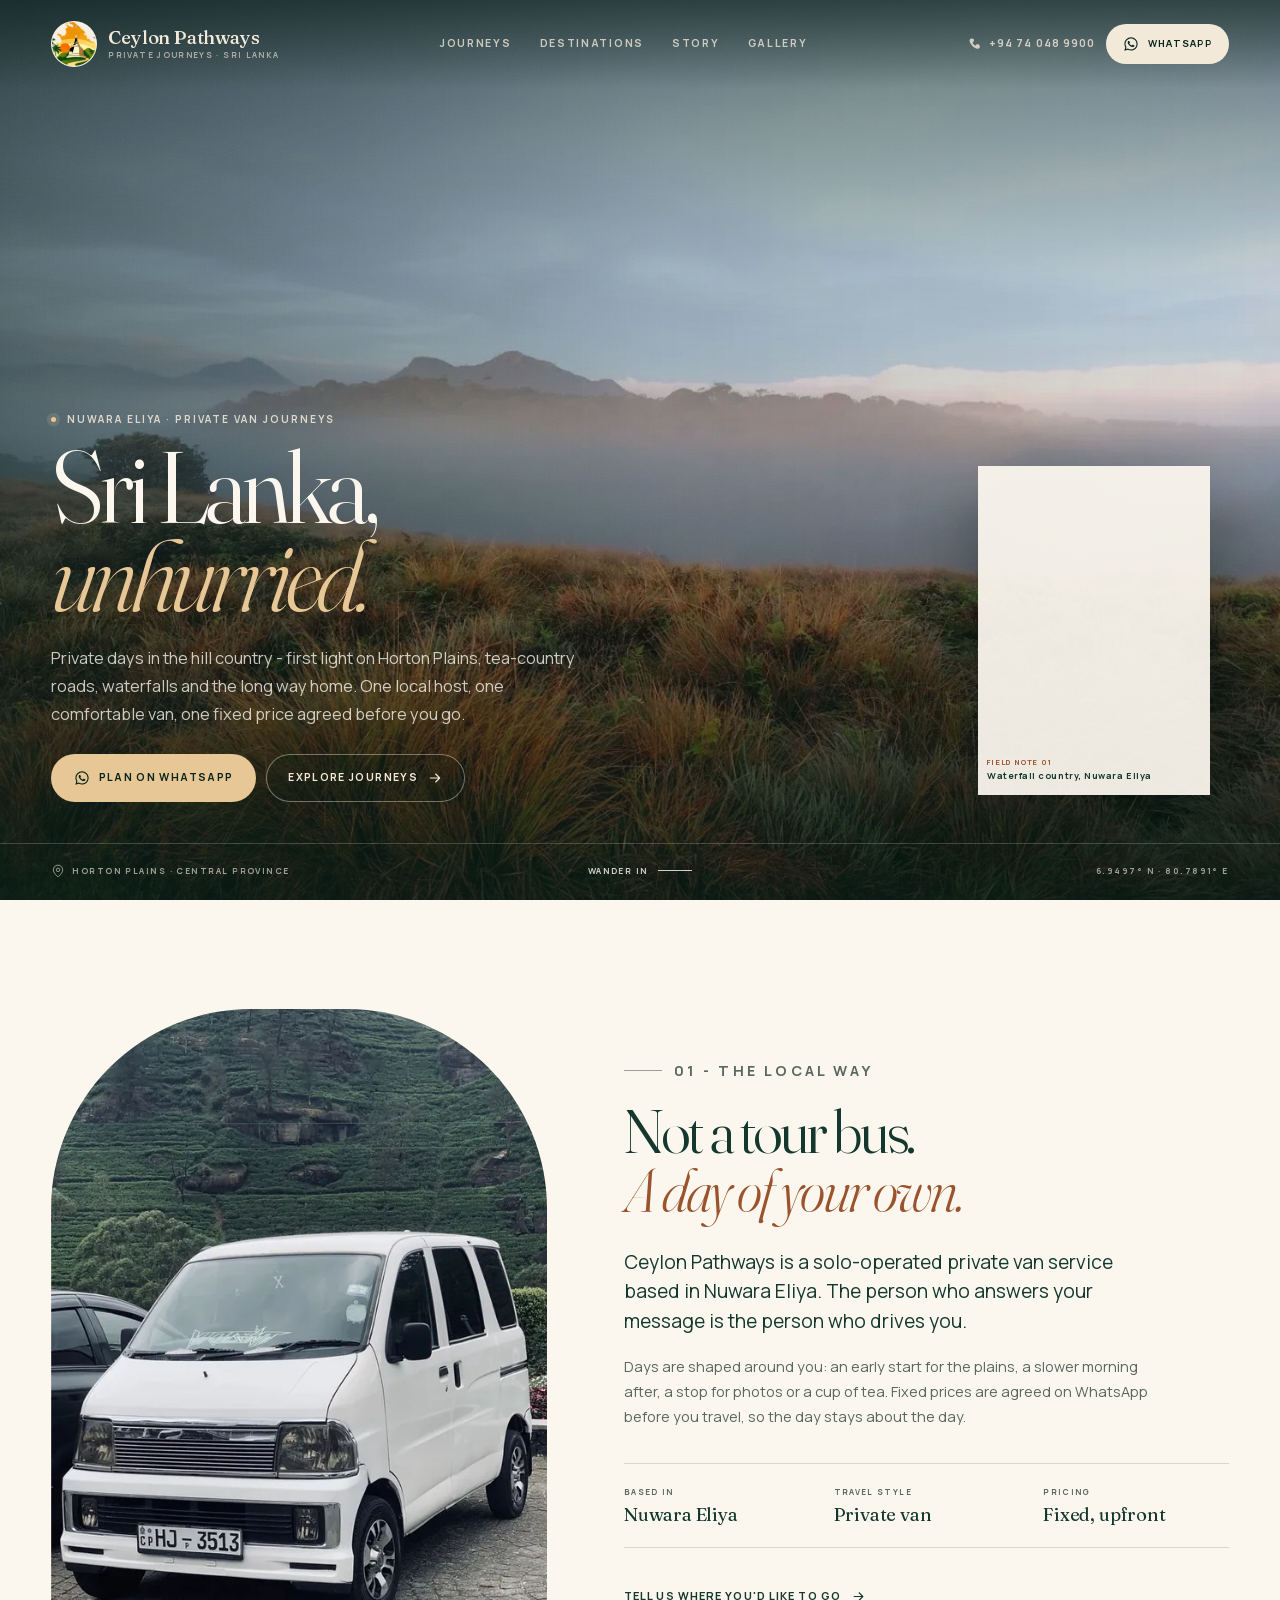
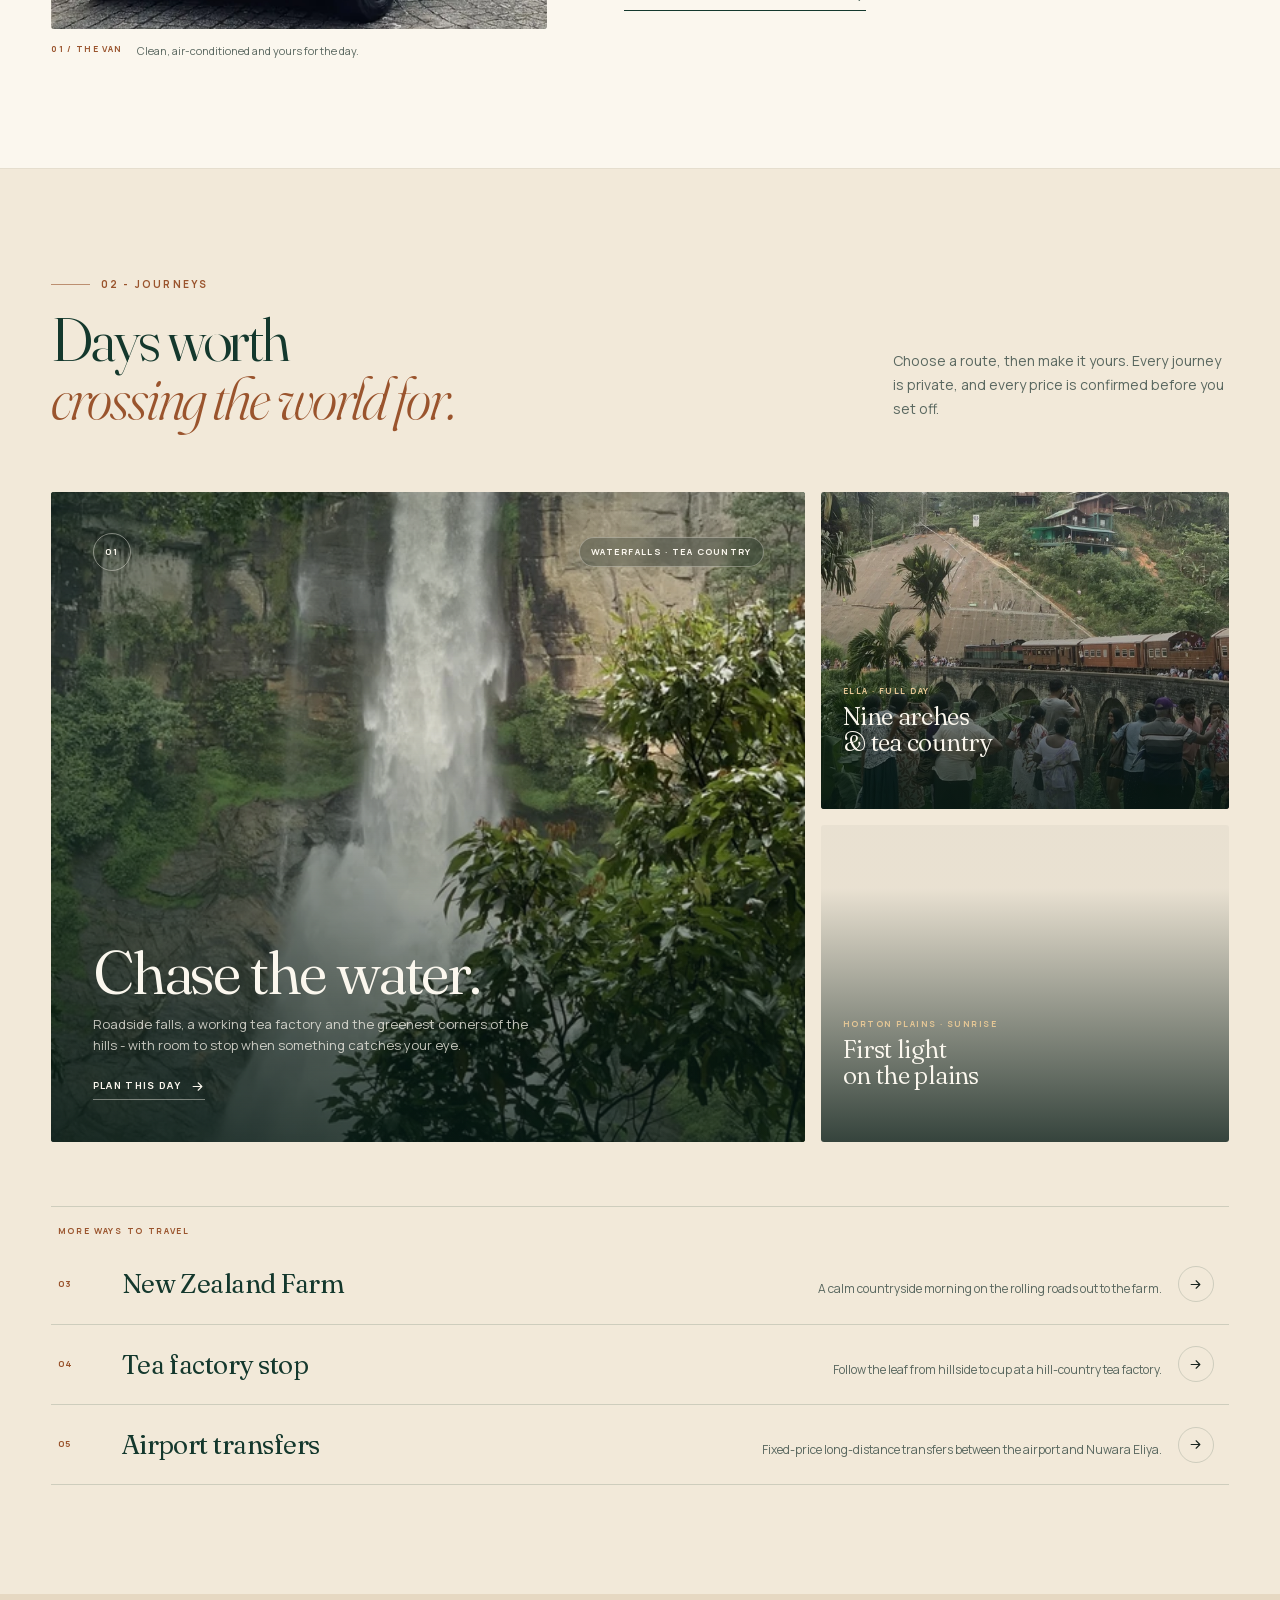
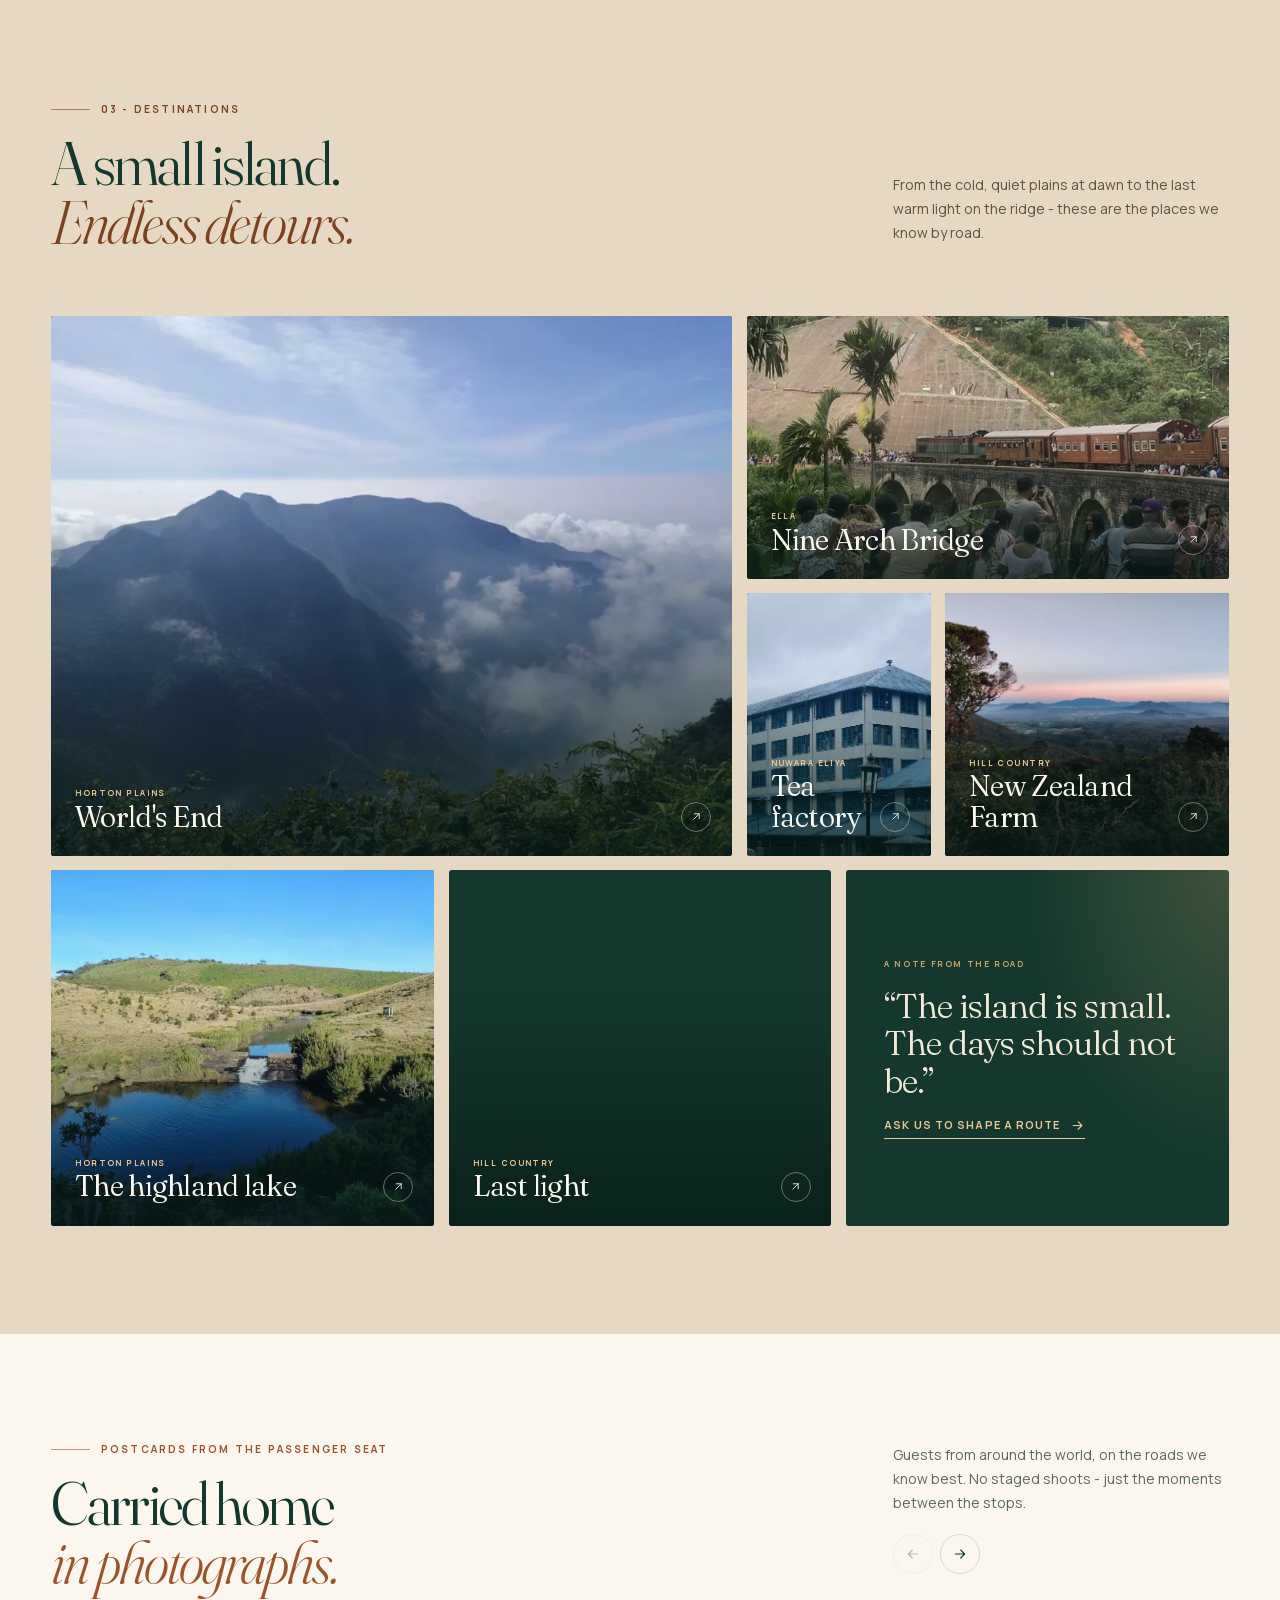
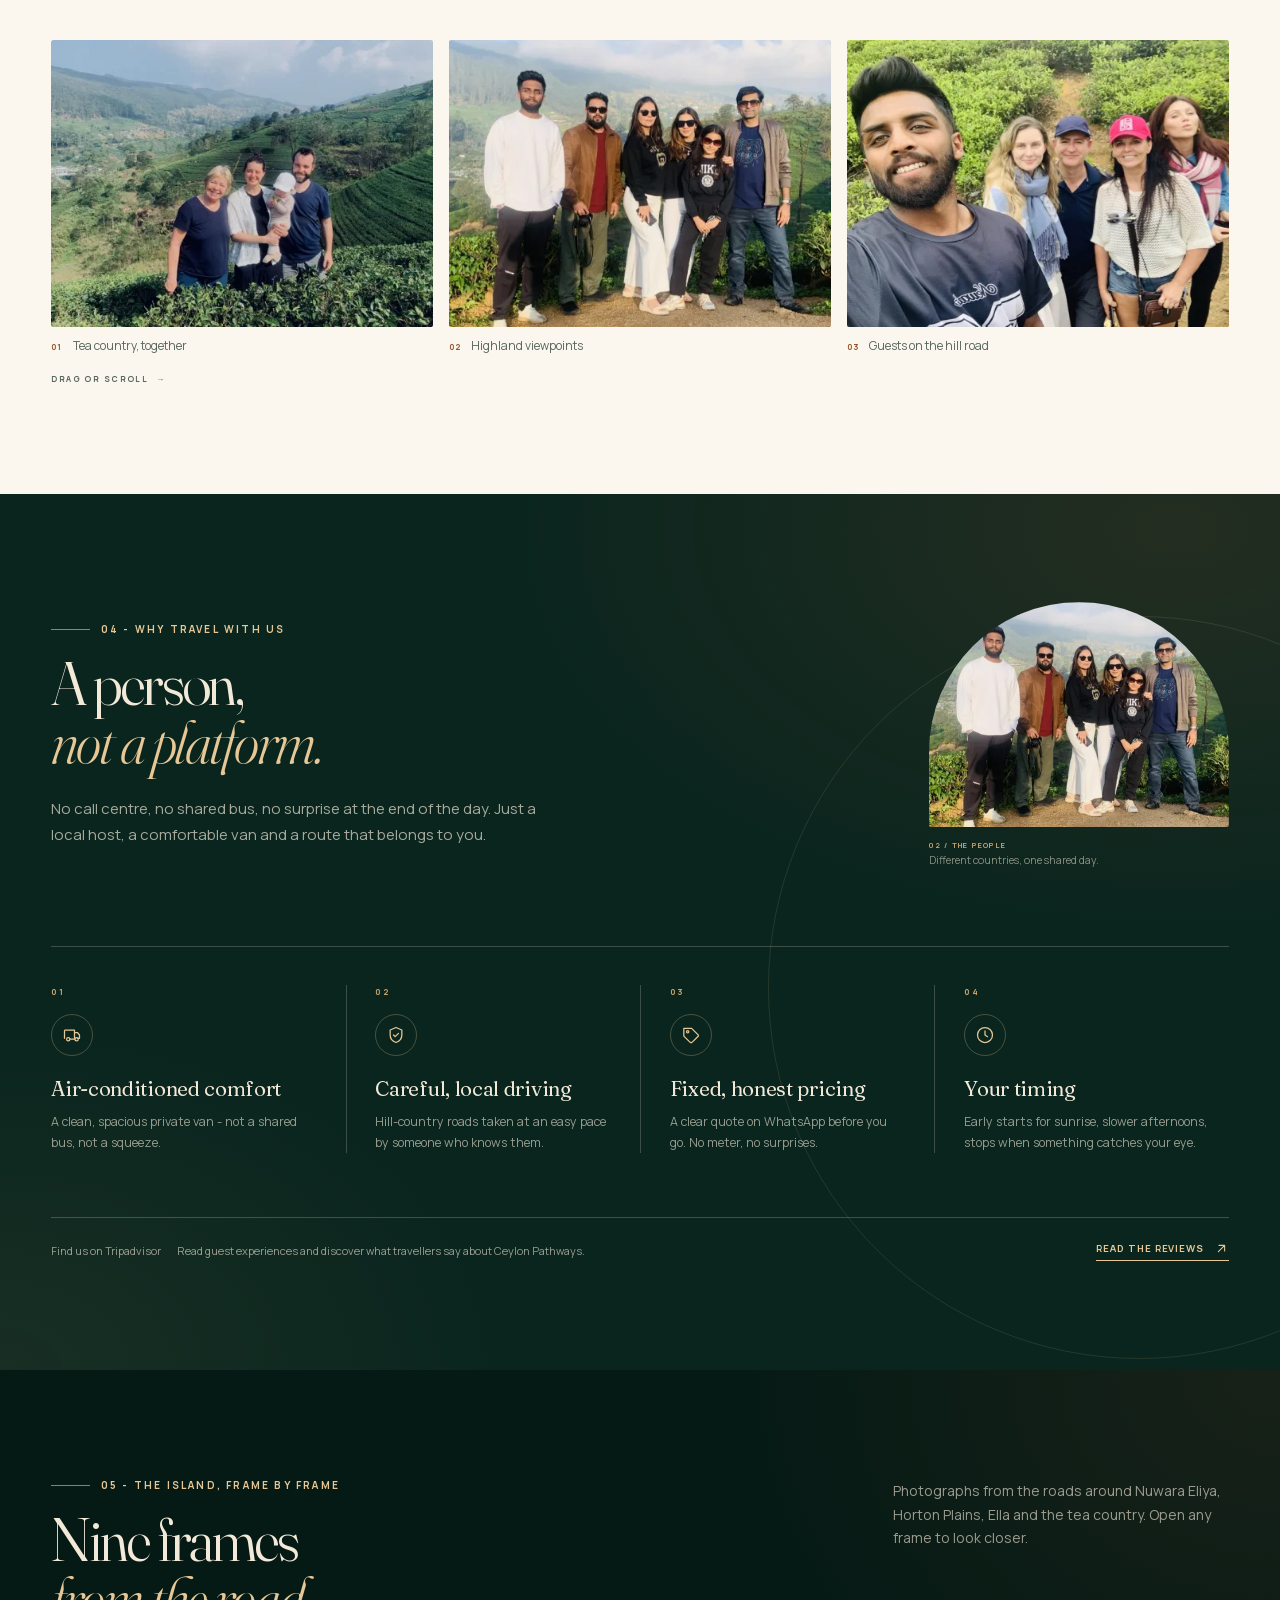
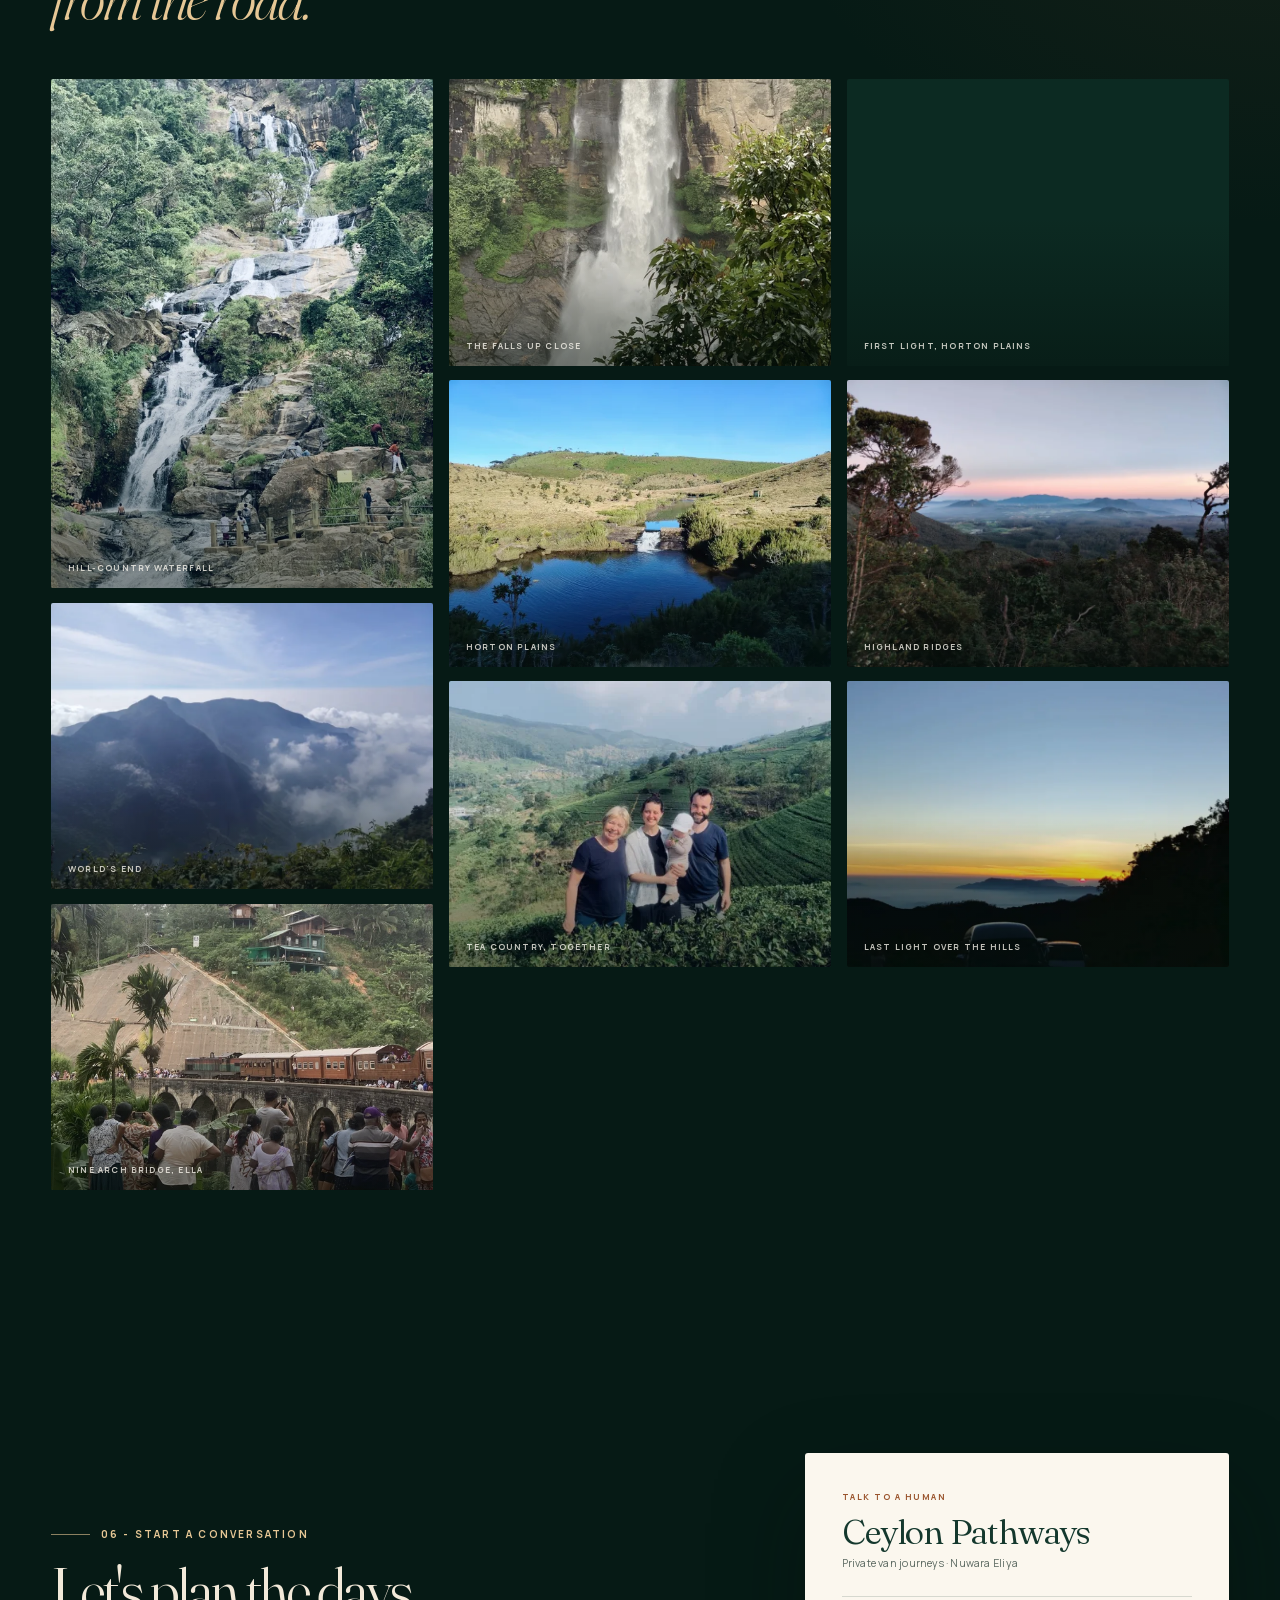
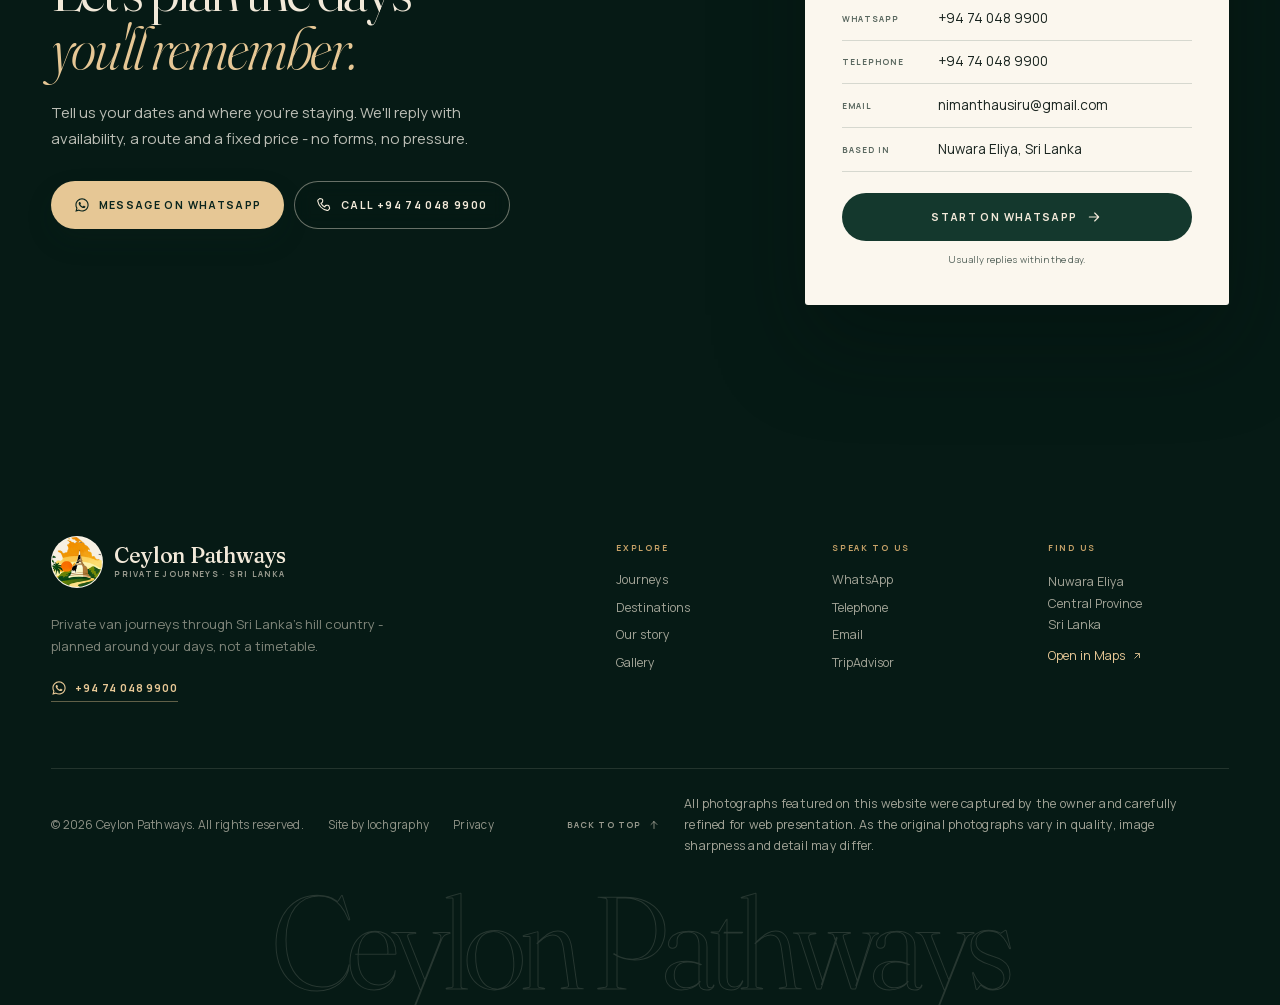
<file: index.html>
<!doctype html>
<html lang="en">
<head>
  <meta charset="utf-8" />
  <meta name="viewport" content="width=device-width, initial-scale=1" />
  <meta name="theme-color" content="#0A251E" />

  <title>Ceylon Pathways - Private Journeys Through Sri Lanka's Hill Country</title>
  <meta name="description" content="Private van journeys from Nuwara Eliya to Horton Plains, World's End, Ella and the tea country beyond. One local host, a comfortable van and a fixed price agreed before you go." />

  <link rel="canonical" href="https://ceylonpathways.vercel.app/" />

  <meta property="og:title" content="Ceylon Pathways - Private Journeys Through Sri Lanka's Hill Country" />
  <meta property="og:description" content="Private van journeys from Nuwara Eliya to Horton Plains, World's End, Ella and the tea country beyond. One local host, a comfortable van and a fixed price agreed before you go." />
  <meta property="og:type" content="website" />
  <meta property="og:site_name" content="Ceylon Pathways" />
  <meta property="og:locale" content="en_LK" />
  <meta property="og:url" content="https://ceylonpathways.vercel.app/" />
  <meta property="og:image" content="https://ceylonpathways.vercel.app/assets/img/og-share.jpg" />
  <meta property="og:image:type" content="image/jpeg" />
  <meta property="og:image:width" content="1200" />
  <meta property="og:image:height" content="630" />
  <meta property="og:image:alt" content="The Ceylon Pathways logo on a cream card beside sunrise mist over the grasslands of Horton Plains, Sri Lanka" />

  <meta name="twitter:card" content="summary_large_image" />
  <meta name="twitter:title" content="Ceylon Pathways - Private Journeys Through Sri Lanka's Hill Country" />
  <meta name="twitter:description" content="Private van journeys from Nuwara Eliya to Horton Plains, World's End, Ella and the tea country beyond. One local host, a comfortable van and a fixed price agreed before you go." />
  <meta name="twitter:image" content="https://ceylonpathways.vercel.app/assets/img/og-share.jpg" />
  <meta name="twitter:image:alt" content="The Ceylon Pathways logo on a cream card beside sunrise mist over the grasslands of Horton Plains, Sri Lanka" />

  <link rel="icon" href="favicon.ico" sizes="any" />
  <link rel="icon" type="image/png" sizes="32x32" href="assets/img/favicon-32.png" />
  <link rel="icon" type="image/png" sizes="16x16" href="assets/img/favicon-16.png" />
  <link rel="apple-touch-icon" sizes="180x180" href="assets/img/apple-touch-icon.png" />
  <link rel="manifest" href="site.webmanifest" />

  <link rel="preload" href="assets/fonts/fraunces-normal.woff2" as="font" type="font/woff2" crossorigin />
  <link rel="preload" href="assets/fonts/fraunces-italic.woff2" as="font" type="font/woff2" crossorigin />
  <link rel="preload" href="assets/fonts/manrope-normal.woff2" as="font" type="font/woff2" crossorigin />

  <link rel="stylesheet" href="style.css" />
  <script>document.documentElement.classList.add('js');</script>

  <script type="application/ld+json">
  {
    "@context": "https://schema.org",
    "@graph": [
      {
        "@type": "TravelAgency",
        "@id": "https://ceylonpathways.vercel.app/#business",
        "name": "Ceylon Pathways",
        "description": "Private van tours and fixed-price sightseeing experiences in Nuwara Eliya and across Sri Lanka's hill country.",
        "url": "https://ceylonpathways.vercel.app/",
        "image": "https://ceylonpathways.vercel.app/assets/img/og-share.jpg",
        "logo": "https://ceylonpathways.vercel.app/assets/img/icon-512.png",
        "telephone": "+94 74 048 9900",
        "email": "nimanthausiru@gmail.com",
        "areaServed": {
          "@type": "Country",
          "name": "Sri Lanka"
        },
        "address": {
          "@type": "PostalAddress",
          "addressLocality": "Nuwara Eliya",
          "addressRegion": "Central Province",
          "addressCountry": "LK"
        },
        "sameAs": [
          "https://www.tripadvisor.com/Attraction_Review-g608524-d34197130-Reviews-Ceylon_Pathways-Nuwara_Eliya_Central_Province.html"
        ]
      },
      {
        "@type": "WebSite",
        "@id": "https://ceylonpathways.vercel.app/#website",
        "url": "https://ceylonpathways.vercel.app/",
        "name": "Ceylon Pathways",
        "inLanguage": "en",
        "publisher": {
          "@id": "https://ceylonpathways.vercel.app/#business"
        }
      }
    ]
  }
  </script>
</head>

<body>
  <div class="loader" aria-label="Loading Ceylon Pathways" role="status" hidden>
      <div class="loader__inner" aria-hidden="true">
        <img class="loader__logo" src="assets/img/mark-96.png" alt="Ceylon Pathways" width="64" height="64" />
        <p class="loader__title">Preparing your journey…</p>
        <div class="loader__line"></div>
      </div>
    </div>
  <a class="skip-link" href="#main">Skip to content</a>

  <header class="site-header" id="site-header" data-header>
    <div class="shell header__inner">
      <a class="brand" href="#top" aria-label="Ceylon Pathways - back to top">
        <span class="brand__mark"><img src="assets/img/mark-96.png" alt="" width="96" height="96" /></span>
        <span class="brand__words">
          <span class="brand__name">Ceylon Pathways</span>
          <span class="brand__sub">Private journeys · Sri Lanka</span>
        </span>
      </a>

      <nav class="primary-nav" aria-label="Primary">
        <a class="nav__link" href="#journeys">Journeys</a>
        <a class="nav__link" href="#destinations">Destinations</a>
        <a class="nav__link" href="#story">Story</a>
        <a class="nav__link" href="#gallery">Gallery</a>
      </nav>

      <div class="header__actions">
        <a class="header__phone" href="tel:+94740489900">
          <svg viewBox="0 0 24 24" aria-hidden="true"><path d="M6.6 2.5a2 2 0 0 0-2.1.6L3.2 4.4a2 2 0 0 0-.5 1.9c1.3 6.9 6.9 12.5 13.8 13.8a2 2 0 0 0 1.9-.5l1.3-1.3a2 2 0 0 0 .6-2.1l-.9-2.6a2 2 0 0 0-2-1.3l-2.2.3a2 2 0 0 0-1.6 1.2l-.5 1.2a12.5 12.5 0 0 1-5.7-5.7l1.2-.5a2 2 0 0 0 1.2-1.6l.3-2.2a2 2 0 0 0-1.3-2z"/></svg>
          <span>+94 74 048 9900</span>
        </a>
        <a class="btn btn--header" href="https://wa.me/94740489900" target="_blank" rel="noopener noreferrer">
          <svg class="icon-wa" viewBox="0 0 24 24" aria-hidden="true"><path d="M12.04 2C6.58 2 2.13 6.45 2.13 11.91c0 1.75.46 3.45 1.32 4.95L2 22l5.25-1.38a9.9 9.9 0 0 0 4.79 1.22h.01c5.46 0 9.91-4.45 9.91-9.91S17.5 2 12.04 2zm0 18.15c-1.48 0-2.93-.4-4.2-1.15l-.3-.18-3.12.82.83-3.04-.2-.31a8.2 8.2 0 0 1-1.26-4.38c0-4.54 3.7-8.24 8.25-8.24 2.2 0 4.27.86 5.83 2.42a8.18 8.18 0 0 1 2.42 5.83c0 4.54-3.7 8.23-8.25 8.23zm4.52-6.16c-.25-.12-1.47-.72-1.69-.81-.23-.08-.39-.12-.56.12-.17.25-.64.81-.79.97-.14.17-.29.19-.54.06-.25-.12-1.05-.39-2-1.23-.74-.66-1.23-1.47-1.38-1.72-.14-.25-.02-.38.11-.51.11-.11.25-.29.37-.43.12-.14.17-.25.25-.41.08-.17.04-.31-.02-.43-.06-.12-.56-1.34-.76-1.84-.2-.48-.4-.42-.56-.43h-.48c-.17 0-.43.06-.66.31-.23.25-.86.85-.86 2.07 0 1.22.89 2.4 1.01 2.56.12.17 1.75 2.67 4.23 3.74.59.26 1.05.41 1.41.52.59.19 1.13.16 1.56.1.48-.07 1.47-.6 1.68-1.18.21-.58.21-1.07.14-1.18-.06-.1-.23-.17-.48-.29z"/></svg>
          <span>WhatsApp</span>
        </a>
        <button class="nav-toggle" type="button" aria-expanded="false" aria-controls="mobile-menu" aria-label="Open menu" data-menu-toggle>
          <span></span><span></span>
        </button>
      </div>
    </div>
  </header>

  <div class="mobile-menu" id="mobile-menu" aria-hidden="true" data-menu>
    <div class="mobile-menu__scroll">
      <nav class="mobile-menu__nav" aria-label="Mobile">
        <a href="#journeys"><span class="mobile-menu__num">01</span><span>Journeys</span></a>
        <a href="#destinations"><span class="mobile-menu__num">02</span><span>Destinations</span></a>
        <a href="#story"><span class="mobile-menu__num">03</span><span>Our story</span></a>
        <a href="#gallery"><span class="mobile-menu__num">04</span><span>Gallery</span></a>
        <a href="#contact"><span class="mobile-menu__num">05</span><span>Contact</span></a>
      </nav>
      <div class="mobile-menu__foot">
        <p class="eyebrow eyebrow--light"><span class="eyebrow__line"></span>Talk to a local</p>
        <a class="mobile-menu__phone" href="tel:+94740489900">+94 74 048 9900</a>
        <a class="mobile-menu__mail" href="mailto:nimanthausiru@gmail.com">nimanthausiru@gmail.com</a>
        <a class="btn btn--gold" href="https://wa.me/94740489900" target="_blank" rel="noopener noreferrer">Plan on WhatsApp</a>
        <p class="mobile-menu__base">Nuwara Eliya · Sri Lanka</p>
      </div>
    </div>
  </div>

  <main id="main">
    <!-- HERO -->
    <section class="hero" id="top" aria-labelledby="hero-title">
      <div class="hero__media">
        <img class="hero__img"
             src="assets/img/hero-horton-1200.webp"
             srcset="assets/img/hero-horton-800.webp 800w, assets/img/hero-horton-1200.webp 1200w"
             sizes="100vw"
             width="1200" height="900"
             alt="Golden grassland and mist-covered ridges at sunrise in Horton Plains, Sri Lanka"
             fetchpriority="high" decoding="async" />
      </div>
      <div class="hero__veil" aria-hidden="true"></div>
      <div class="hero__grain" aria-hidden="true"></div>

      <div class="shell hero__inner">
        <div class="hero__copy">
          <p class="eyebrow eyebrow--light hero__eyebrow"><span class="eyebrow__dot"></span>Nuwara Eliya · Private van journeys</p>
          <h1 class="hero__title" id="hero-title">
            <span class="hero__line"><span>Sri Lanka,</span></span>
            <span class="hero__line"><span><em>unhurried.</em></span></span>
          </h1>
          <p class="hero__lede">Private days in the hill country - first light on Horton Plains, tea-country roads, waterfalls and the long way home. One local host, one comfortable van, one fixed price agreed before you go.</p>
          <div class="hero__actions">
            <a class="btn btn--gold" href="https://wa.me/94740489900" target="_blank" rel="noopener noreferrer">
              <svg class="icon-wa" viewBox="0 0 24 24" aria-hidden="true"><path d="M12.04 2C6.58 2 2.13 6.45 2.13 11.91c0 1.75.46 3.45 1.32 4.95L2 22l5.25-1.38a9.9 9.9 0 0 0 4.79 1.22h.01c5.46 0 9.91-4.45 9.91-9.91S17.5 2 12.04 2zm0 18.15c-1.48 0-2.93-.4-4.2-1.15l-.3-.18-3.12.82.83-3.04-.2-.31a8.2 8.2 0 0 1-1.26-4.38c0-4.54 3.7-8.24 8.25-8.24 2.2 0 4.27.86 5.83 2.42a8.18 8.18 0 0 1 2.42 5.83c0 4.54-3.7 8.23-8.25 8.23zm4.52-6.16c-.25-.12-1.47-.72-1.69-.81-.23-.08-.39-.12-.56.12-.17.25-.64.81-.79.97-.14.17-.29.19-.54.06-.25-.12-1.05-.39-2-1.23-.74-.66-1.23-1.47-1.38-1.72-.14-.25-.02-.38.11-.51.11-.11.25-.29.37-.43.12-.14.17-.25.25-.41.08-.17.04-.31-.02-.43-.06-.12-.56-1.34-.76-1.84-.2-.48-.4-.42-.56-.43h-.48c-.17 0-.43.06-.66.31-.23.25-.86.85-.86 2.07 0 1.22.89 2.4 1.01 2.56.12.17 1.75 2.67 4.23 3.74.59.26 1.05.41 1.41.52.59.19 1.13.16 1.56.1.48-.07 1.47-.6 1.68-1.18.21-.58.21-1.07.14-1.18-.06-.1-.23-.17-.48-.29z"/></svg>
              Plan on WhatsApp
            </a>
            <a class="btn btn--ghost-light" href="#journeys">
              Explore journeys
              <svg viewBox="0 0 24 24" aria-hidden="true" class="icon-arrow"><path d="M5 12h13M13 6l6 6-6 6"/></svg>
            </a>
          </div>
        </div>

        <figure class="hero__postcard">
          <img src="assets/img/waterfall-2-900.webp"
               srcset="assets/img/waterfall-2-540.webp 540w, assets/img/waterfall-2-900.webp 900w"
               sizes="240px" width="900" height="1200"
               alt="A waterfall pouring down a mossy rock face in Sri Lanka's hill country"
               loading="lazy" decoding="async" />
          <figcaption><span>Field note 01</span>Waterfall country, Nuwara Eliya</figcaption>
        </figure>
      </div>

      <div class="shell hero__foot">
        <p class="hero__place">
          <svg viewBox="0 0 24 24" aria-hidden="true"><path d="M20 10c0 6-8 12-8 12s-8-6-8-12a8 8 0 0 1 16 0z"/><circle cx="12" cy="10" r="3"/></svg>
          Horton Plains · Central Province
        </p>
        <a class="scroll-cue" href="#story"><span>Wander in</span><span class="scroll-cue__line" aria-hidden="true"></span></a>
        <p class="hero__coords">6.9497° N · 80.7891° E</p>
      </div>
    </section>

    <!-- STORY -->
    <section class="story section" id="story" aria-labelledby="story-title">
      <div class="shell story__grid">
        <figure class="story__media media-reveal" data-reveal="media">
          <div class="story__media-frame">
            <picture>
              <source type="image/webp"
                      srcset="assets/img/myvan-600.webp 600w, assets/img/myvan-1000.webp 1000w"
                      sizes="(min-width: 900px) 506px, 92vw" />
              <img src="myvan.jpg"
                   width="1200" height="1475"
                   alt="The white Ceylon Pathways private van parked below terraced tea fields in Nuwara Eliya"
                   loading="lazy" decoding="async" />
            </picture>
          </div>
          <figcaption class="media-caption"><span>01 / The van</span>Clean, air-conditioned and yours for the day.</figcaption>
        </figure>

        <div class="story__copy">
          <p class="eyebrow" data-reveal><span class="eyebrow__line"></span>01 - The local way</p>
          <h2 class="display" id="story-title" data-reveal>Not a tour bus.<br /><em>A day of your own.</em></h2>
          <p class="story__lead" data-reveal>Ceylon Pathways is a solo-operated private van service based in Nuwara Eliya. The person who answers your message is the person who drives you.</p>
          <p data-reveal>Days are shaped around you: an early start for the plains, a slower morning after, a stop for photos or a cup of tea. Fixed prices are agreed on WhatsApp before you travel, so the day stays about the day.</p>
          <dl class="facts" data-reveal>
            <div><dt>Based in</dt><dd>Nuwara Eliya</dd></div>
            <div><dt>Travel style</dt><dd>Private van</dd></div>
            <div><dt>Pricing</dt><dd>Fixed, upfront</dd></div>
          </dl>
          <a class="text-link" href="#contact" data-reveal>Tell us where you'd like to go
            <svg viewBox="0 0 24 24" aria-hidden="true"><path d="M5 12h13M13 6l6 6-6 6"/></svg>
          </a>
        </div>
      </div>
    </section>

    <!-- JOURNEYS -->
    <section class="journeys section" id="journeys" aria-labelledby="journeys-title">
      <div class="shell">
        <header class="section-head">
          <div>
            <p class="eyebrow" data-reveal><span class="eyebrow__line"></span>02 - Journeys</p>
            <h2 class="display" id="journeys-title" data-reveal>Days worth<br /><em>crossing the world for.</em></h2>
          </div>
          <p class="section-head__note" data-reveal>Choose a route, then make it yours. Every journey is private, and every price is confirmed before you set off.</p>
        </header>

        <div class="journey-grid">
          <a class="journey-feature" href="https://wa.me/94740489900" target="_blank" rel="noopener noreferrer" data-reveal>
            <div class="journey-feature__media">
              <img src="assets/img/waterfall-2-900.webp"
                   srcset="assets/img/waterfall-2-900.webp 900w, assets/img/waterfall-2-540.webp 540w"
                   sizes="(min-width: 1100px) 60vw, 92vw"
                   width="900" height="1200"
                   alt="A tall waterfall framed by jungle in Sri Lanka's hill country"
                   loading="lazy" decoding="async" />
            </div>
            <div class="journey-feature__top">
              <span class="journey-feature__index">01</span>
              <span class="pill pill--glass">Waterfalls · Tea country</span>
            </div>
            <div class="journey-feature__body">
              <h3>Chase the water.</h3>
              <p>Roadside falls, a working tea factory and the greenest corners of the hills - with room to stop when something catches your eye.</p>
              <span class="card-cta">Plan this day
                <svg viewBox="0 0 24 24" aria-hidden="true"><path d="M5 12h13M13 6l6 6-6 6"/></svg>
              </span>
            </div>
          </a>

          <div class="journey-side">
            <a class="journey-card" href="https://wa.me/94740489900" target="_blank" rel="noopener noreferrer" data-reveal style="--d:.08s">
              <div class="journey-card__media">
                <img class="img-ninearch" src="assets/img/ninearch-900.webp"
                     srcset="assets/img/ninearch-900.webp 900w, assets/img/ninearch-600.webp 600w"
                     sizes="(min-width: 1100px) 30vw, (min-width: 720px) 45vw, 92vw"
                     width="900" height="1200"
                     alt="A train crossing the stone arches of Nine Arch Bridge near Ella"
                     loading="lazy" decoding="async" />
              </div>
              <div class="journey-card__body">
                <span class="tag">Ella · Full day</span>
                <h3>Nine arches<br />&amp; tea country</h3>
                <span class="card-cta card-cta--small">Plan this day
                  <svg viewBox="0 0 24 24" aria-hidden="true"><path d="M5 12h13M13 6l6 6-6 6"/></svg>
                </span>
              </div>
            </a>

            <a class="journey-card" href="https://wa.me/94740489900" target="_blank" rel="noopener noreferrer" data-reveal style="--d:.16s">
              <div class="journey-card__media">
                <img src="assets/img/hero-horton-1200.webp"
                     srcset="assets/img/hero-horton-800.webp 800w, assets/img/hero-horton-1200.webp 1200w"
                     sizes="(min-width: 1100px) 30vw, (min-width: 720px) 45vw, 92vw"
                     width="1200" height="900"
                     alt="Mist and golden grasses at sunrise on Horton Plains"
                     loading="lazy" decoding="async" />
              </div>
              <div class="journey-card__body">
                <span class="tag">Horton Plains · Sunrise</span>
                <h3>First light<br />on the plains</h3>
                <span class="card-cta card-cta--small">Plan this day
                  <svg viewBox="0 0 24 24" aria-hidden="true"><path d="M5 12h13M13 6l6 6-6 6"/></svg>
                </span>
              </div>
            </a>
          </div>
        </div>

        <div class="journey-list" data-reveal>
          <p class="journey-list__label">More ways to travel</p>
          <a class="journey-row" href="https://wa.me/94740489900" target="_blank" rel="noopener noreferrer">
            <span class="journey-row__num">03</span>
            <span class="journey-row__main">
              <span class="journey-row__title">New Zealand Farm</span>
              <span class="journey-row__desc">A calm countryside morning on the rolling roads out to the farm.</span>
            </span>
            <span class="journey-row__arrow"><svg viewBox="0 0 24 24" aria-hidden="true"><path d="M5 12h13M13 6l6 6-6 6"/></svg></span>
          </a>
          <a class="journey-row" href="https://wa.me/94740489900" target="_blank" rel="noopener noreferrer">
            <span class="journey-row__num">04</span>
            <span class="journey-row__main">
              <span class="journey-row__title">Tea factory stop</span>
              <span class="journey-row__desc">Follow the leaf from hillside to cup at a hill-country tea factory.</span>
            </span>
            <span class="journey-row__arrow"><svg viewBox="0 0 24 24" aria-hidden="true"><path d="M5 12h13M13 6l6 6-6 6"/></svg></span>
          </a>
          <a class="journey-row" href="https://wa.me/94740489900" target="_blank" rel="noopener noreferrer">
            <span class="journey-row__num">05</span>
            <span class="journey-row__main">
              <span class="journey-row__title">Airport transfers</span>
              <span class="journey-row__desc">Fixed-price long-distance transfers between the airport and Nuwara Eliya.</span>
            </span>
            <span class="journey-row__arrow"><svg viewBox="0 0 24 24" aria-hidden="true"><path d="M5 12h13M13 6l6 6-6 6"/></svg></span>
          </a>
        </div>
      </div>
    </section>

    <!-- DESTINATIONS -->
    <section class="destinations section" id="destinations" aria-labelledby="destinations-title">
      <div class="shell">
        <header class="section-head section-head--tight">
          <div>
            <p class="eyebrow" data-reveal><span class="eyebrow__line"></span>03 - Destinations</p>
            <h2 class="display" id="destinations-title" data-reveal>A small island.<br /><em>Endless detours.</em></h2>
          </div>
          <p class="section-head__note" data-reveal>From the cold, quiet plains at dawn to the last warm light on the ridge - these are the places we know by road.</p>
        </header>

        <div class="dest-grid">
          <a class="dest dest--worlds" href="https://wa.me/94740489900" target="_blank" rel="noopener noreferrer" data-reveal>
            <div class="dest__media" data-parallax="0.05">
              <img src="assets/img/worldsend-1200.webp"
                   srcset="assets/img/worldsend-800.webp 800w, assets/img/worldsend-1200.webp 1200w"
                   sizes="(min-width: 1100px) 54vw, 92vw"
                   width="1200" height="900"
                   alt="Layered blue mountains and drifting clouds seen from a high ridge in Sri Lanka"
                   loading="lazy" decoding="async" />
            </div>
            <div class="dest__caption">
              <span class="dest__place">Horton Plains</span>
              <h3>World's End</h3>
              <span class="dest__arrow"><svg viewBox="0 0 24 24" aria-hidden="true"><path d="M7 17 17 7M8 7h9v9"/></svg></span>
            </div>
          </a>

          <a class="dest dest--ninearch" href="https://wa.me/94740489900" target="_blank" rel="noopener noreferrer" data-reveal style="--d:.06s">
            <div class="dest__media">
              <img class="img-ninearch" src="assets/img/ninearch-900.webp"
                   srcset="assets/img/ninearch-900.webp 900w, assets/img/ninearch-600.webp 600w"
                   sizes="(min-width: 1100px) 38vw, 92vw"
                   width="900" height="1200"
                   alt="A train crossing the stone arches of Nine Arch Bridge near Ella"
                   loading="lazy" decoding="async" />
            </div>
            <div class="dest__caption">
              <span class="dest__place">Ella</span>
              <h3>Nine Arch Bridge</h3>
              <span class="dest__arrow"><svg viewBox="0 0 24 24" aria-hidden="true"><path d="M7 17 17 7M8 7h9v9"/></svg></span>
            </div>
          </a>

          <a class="dest dest--tea" href="https://wa.me/94740489900" target="_blank" rel="noopener noreferrer" data-reveal style="--d:.12s">
            <div class="dest__media">
              <img src="assets/img/teafactory-700.webp"
                   srcset="assets/img/teafactory-700.webp 700w, assets/img/teafactory-1100.webp 1100w"
                   sizes="(min-width: 1100px) 16vw, 45vw"
                   width="700" height="933"
                   alt="The long blue-windowed facade of a tea factory in Nuwara Eliya"
                   loading="lazy" decoding="async" />
            </div>
            <div class="dest__caption">
              <span class="dest__place">Nuwara Eliya</span>
              <h3>Tea factory</h3>
              <span class="dest__arrow"><svg viewBox="0 0 24 24" aria-hidden="true"><path d="M7 17 17 7M8 7h9v9"/></svg></span>
            </div>
          </a>

          <a class="dest dest--farm" href="https://wa.me/94740489900" target="_blank" rel="noopener noreferrer" data-reveal style="--d:.18s">
            <div class="dest__media">
              <img src="assets/img/mountainview-1200.webp"
                   srcset="assets/img/mountainview-800.webp 800w, assets/img/mountainview-1200.webp 1200w"
                   sizes="(min-width: 1100px) 24vw, 92vw"
                   width="1200" height="900"
                   alt="Rolling green highland ridges under a soft sky near Nuwara Eliya"
                   loading="lazy" decoding="async" />
            </div>
            <div class="dest__caption">
              <span class="dest__place">Hill country</span>
              <h3>New Zealand Farm</h3>
              <span class="dest__arrow"><svg viewBox="0 0 24 24" aria-hidden="true"><path d="M7 17 17 7M8 7h9v9"/></svg></span>
            </div>
          </a>

          <a class="dest dest--horton" href="https://wa.me/94740489900" target="_blank" rel="noopener noreferrer" data-reveal>
            <div class="dest__media">
              <img src="assets/img/horton-lake-1200.webp"
                   srcset="assets/img/horton-lake-600.webp 600w, assets/img/horton-lake-1200.webp 1200w"
                   sizes="(min-width: 1100px) 30vw, 92vw"
                   width="1200" height="900"
                   alt="A still blue reservoir surrounded by golden grassland in Horton Plains"
                   loading="lazy" decoding="async" />
            </div>
            <div class="dest__caption">
              <span class="dest__place">Horton Plains</span>
              <h3>The highland lake</h3>
              <span class="dest__arrow"><svg viewBox="0 0 24 24" aria-hidden="true"><path d="M7 17 17 7M8 7h9v9"/></svg></span>
            </div>
          </a>

          <a class="dest dest--sunset" href="https://wa.me/94740489900" target="_blank" rel="noopener noreferrer" data-reveal style="--d:.06s">
            <div class="dest__media">
              <img src="assets/img/sunset-1200.webp"
                   srcset="assets/img/sunset-800.webp 800w, assets/img/sunset-1200.webp 1200w"
                   sizes="(min-width: 1100px) 30vw, 92vw"
                   width="1200" height="900"
                   alt="The sun setting behind blue mountain ridges in Sri Lanka's hill country"
                   loading="lazy" decoding="async" />
            </div>
            <div class="dest__caption">
              <span class="dest__place">Hill country</span>
              <h3>Last light</h3>
              <span class="dest__arrow"><svg viewBox="0 0 24 24" aria-hidden="true"><path d="M7 17 17 7M8 7h9v9"/></svg></span>
            </div>
          </a>

          <div class="dest-note" data-reveal style="--d:.12s">
            <p class="dest-note__label">A note from the road</p>
            <p class="dest-note__quote">“The island is small.<br />The days should not be.”</p>
            <a class="text-link text-link--light" href="#contact">Ask us to shape a route
              <svg viewBox="0 0 24 24" aria-hidden="true"><path d="M5 12h13M13 6l6 6-6 6"/></svg>
            </a>
          </div>
        </div>
      </div>
    </section>

    <!-- GUESTS -->
    <section class="guests section" aria-labelledby="guests-title">
      <div class="shell">
        <header class="section-head section-head--stack">
          <div>
            <p class="eyebrow" data-reveal><span class="eyebrow__line"></span>Postcards from the passenger seat</p>
            <h2 class="display" id="guests-title" data-reveal>Carried home<br /><em>in photographs.</em></h2>
          </div>
          <div class="guests__intro" data-reveal>
            <p>Guests from around the world, on the roads we know best. No staged shoots - just the moments between the stops.</p>
            <div class="rail-controls">
              <button type="button" class="rail-btn" aria-label="Previous photographs" data-rail-prev>
                <svg viewBox="0 0 24 24" aria-hidden="true"><path d="M19 12H6M11 6l-6 6 6 6"/></svg>
              </button>
              <button type="button" class="rail-btn" aria-label="Next photographs" data-rail-next>
                <svg viewBox="0 0 24 24" aria-hidden="true"><path d="M5 12h13M13 6l6 6-6 6"/></svg>
              </button>
            </div>
          </div>
        </header>

        <div class="guest-rail" data-rail tabindex="0" role="region" aria-label="Photographs of guests in the hill country">
          <figure class="guest-card">
            <div class="guest-card__media"><img src="assets/img/guest-3-800.webp" srcset="assets/img/guest-3-480.webp 480w, assets/img/guest-3-800.webp 800w" sizes="(min-width: 1100px) 30vw, 76vw" width="800" height="600" alt="Travellers with a baby smiling in front of terraced tea fields" loading="lazy" decoding="async" /></div>
            <figcaption><span>01</span>Tea country, together</figcaption>
          </figure>
          <figure class="guest-card">
            <div class="guest-card__media"><img src="assets/img/guest-2-800.webp" srcset="assets/img/guest-2-480.webp 480w, assets/img/guest-2-800.webp 800w" sizes="(min-width: 1100px) 30vw, 76vw" width="800" height="654" alt="A group of guests standing at a highland viewpoint above a valley" loading="lazy" decoding="async" /></div>
            <figcaption><span>02</span>Highland viewpoints</figcaption>
          </figure>
          <figure class="guest-card">
            <div class="guest-card__media"><img src="assets/img/guest-6-800.webp" srcset="assets/img/guest-6-480.webp 480w, assets/img/guest-6-800.webp 800w" sizes="(min-width: 1100px) 30vw, 76vw" width="800" height="600" alt="A guide and guests smiling among green tea bushes" loading="lazy" decoding="async" /></div>
            <figcaption><span>03</span>Guests on the hill road</figcaption>
          </figure>
          <figure class="guest-card">
            <div class="guest-card__media"><img src="assets/img/guest-4-800.webp" srcset="assets/img/guest-4-480.webp 480w, assets/img/guest-4-800.webp 800w" sizes="(min-width: 1100px) 30vw, 76vw" width="800" height="600" alt="Four guests in rain jackets on a misty tea-country path" loading="lazy" decoding="async" /></div>
            <figcaption><span>04</span>Misty tea-country roads</figcaption>
          </figure>
          <figure class="guest-card">
            <div class="guest-card__media"><img src="assets/img/guest-5-800.webp" srcset="assets/img/guest-5-480.webp 480w, assets/img/guest-5-800.webp 800w" sizes="(min-width: 1100px) 30vw, 76vw" width="800" height="600" alt="Guests beside a rocky hill-country waterfall" loading="lazy" decoding="async" /></div>
            <figcaption><span>05</span>A waterfall stop</figcaption>
          </figure>
          <figure class="guest-card">
            <div class="guest-card__media"><img src="assets/img/guest-1-800.webp" srcset="assets/img/guest-1-480.webp 480w, assets/img/guest-1-800.webp 800w" sizes="(min-width: 1100px) 30vw, 76vw" width="800" height="600" alt="Guests photographed together above the tea fields near Nuwara Eliya" loading="lazy" decoding="async" /></div>
            <figcaption><span>06</span>Morning in the tea fields</figcaption>
          </figure>
        </div>
        <p class="rail-hint" aria-hidden="true">Drag or scroll <span>→</span></p>
      </div>
    </section>

    <!-- WHY -->
    <section class="why section" id="why" aria-labelledby="why-title">
      <div class="shell">
        <div class="why__top">
          <div class="why__intro">
            <p class="eyebrow eyebrow--light" data-reveal><span class="eyebrow__line"></span>04 - Why travel with us</p>
            <h2 class="display display--light" id="why-title" data-reveal>A person,<br /><em>not a platform.</em></h2>
            <p class="why__lede" data-reveal>No call centre, no shared bus, no surprise at the end of the day. Just a local host, a comfortable van and a route that belongs to you.</p>
          </div>
          <figure class="why__media media-reveal" data-reveal="media">
            <img class="why__guest" src="assets/img/guest-2-800.webp"
                 srcset="assets/img/guest-2-480.webp 480w, assets/img/guest-2-800.webp 800w"
                 sizes="(min-width: 900px) 300px, (min-width: 720px) 46vw, 88vw"
                 width="800" height="654"
                 alt="A group of guests standing at a highland viewpoint above a valley"
                 loading="lazy" decoding="async" />
            <figcaption><span>02 / The people</span>Different countries, one shared day.</figcaption>
          </figure>
        </div>

        <ul class="why__features">
          <li data-reveal>
            <span class="why__num">01</span>
            <span class="why__icon" aria-hidden="true"><svg viewBox="0 0 24 24"><path d="M3 16V7a1 1 0 0 1 1-1h11v10"/><path d="M15 9h3.5l2.5 3v4h-2.5"/><circle cx="7.5" cy="17" r="2"/><circle cx="17.5" cy="17" r="2"/><path d="M9.5 17h6"/></svg></span>
            <h3>Air-conditioned comfort</h3>
            <p>A clean, spacious private van - not a shared bus, not a squeeze.</p>
          </li>
          <li data-reveal style="--d:.07s">
            <span class="why__num">02</span>
            <span class="why__icon" aria-hidden="true"><svg viewBox="0 0 24 24"><path d="M12 3 5 6v6c0 4.5 3 7.5 7 9 4-1.5 7-4.5 7-9V6l-7-3z"/><path d="m9 12 2 2 4-4"/></svg></span>
            <h3>Careful, local driving</h3>
            <p>Hill-country roads taken at an easy pace by someone who knows them.</p>
          </li>
          <li data-reveal style="--d:.14s">
            <span class="why__num">03</span>
            <span class="why__icon" aria-hidden="true"><svg viewBox="0 0 24 24"><path d="M20.6 13.5 13.5 20.6a2 2 0 0 1-2.8 0l-7.3-7.3V4h9.3l7.9 7.9a1.2 1.2 0 0 1 0 1.6z"/><circle cx="8" cy="8" r="1.4"/></svg></span>
            <h3>Fixed, honest pricing</h3>
            <p>A clear quote on WhatsApp before you go. No meter, no surprises.</p>
          </li>
          <li data-reveal style="--d:.21s">
            <span class="why__num">04</span>
            <span class="why__icon" aria-hidden="true"><svg viewBox="0 0 24 24"><circle cx="12" cy="12" r="9"/><path d="M12 7v5l3 2"/></svg></span>
            <h3>Your timing</h3>
            <p>Early starts for sunrise, slower afternoons, stops when something catches your eye.</p>
          </li>
        </ul>

        <div class="why__reviews" data-reveal>
          <p>Find us on Tripadvisor</p>
          <p>Read guest experiences and discover what travellers say about Ceylon Pathways.</p>
          <a class="text-link text-link--light" href="https://www.tripadvisor.com/Attraction_Review-g608524-d34197130-Reviews-Ceylon_Pathways-Nuwara_Eliya_Central_Province.html" target="_blank" rel="noopener noreferrer">Read the reviews
            <svg viewBox="0 0 24 24" aria-hidden="true"><path d="M7 17 17 7M8 7h9v9"/></svg>
          </a>
        </div>
      </div>
    </section>

    <!-- GALLERY -->
    <section class="gallery section" id="gallery" aria-labelledby="gallery-title">
      <div class="shell">
        <header class="section-head section-head--stack">
          <div>
            <p class="eyebrow eyebrow--light" data-reveal><span class="eyebrow__line"></span>05 - The island, frame by frame</p>
            <h2 class="display display--light" id="gallery-title" data-reveal>Nine frames<br /><em>from the road.</em></h2>
          </div>
          <p class="section-head__note section-head__note--light" data-reveal>Photographs from the roads around Nuwara Eliya, Horton Plains, Ella and the tea country. Open any frame to look closer.</p>
        </header>

        <div class="gallery-masonry" data-gallery>
          <button class="gallery-item gallery-item--tall" type="button" data-full="assets/img/waterfall-1100.webp" data-caption="Hill-country waterfall" aria-label="View larger: Hill-country waterfall">
            <img src="assets/img/waterfall-700.webp" srcset="assets/img/waterfall-700.webp 540w, assets/img/waterfall-1100.webp 900w" sizes="(min-width: 900px) 31vw, 46vw" width="540" height="720" alt="A narrow waterfall tumbling over stepped rock into a pool" loading="lazy" decoding="async" />
            <span class="gallery-item__shade" aria-hidden="true"></span>
            <span class="gallery-item__cap">Hill-country waterfall</span>
            <span class="gallery-item__zoom" aria-hidden="true"><svg viewBox="0 0 24 24"><circle cx="11" cy="11" r="7"/><path d="m16 16 4.5 4.5M11 8v6M8 11h6"/></svg></span>
          </button>

          <button class="gallery-item" type="button" data-full="assets/img/worldsend-1200.webp" data-caption="World's End" aria-label="View larger: World's End">
            <img src="assets/img/worldsend-800.webp" srcset="assets/img/worldsend-800.webp 800w, assets/img/worldsend-1200.webp 1200w" sizes="(min-width: 900px) 31vw, 46vw" width="1200" height="900" alt="Clouds spilling between blue mountain ridges below World's End" loading="lazy" decoding="async" />
            <span class="gallery-item__shade" aria-hidden="true"></span>
            <span class="gallery-item__cap">World's End</span>
            <span class="gallery-item__zoom" aria-hidden="true"><svg viewBox="0 0 24 24"><circle cx="11" cy="11" r="7"/><path d="m16 16 4.5 4.5M11 8v6M8 11h6"/></svg></span>
          </button>

          <button class="gallery-item" type="button" data-full="assets/img/ninearch-900.webp" data-caption="Nine Arch Bridge, Ella" aria-label="View larger: Nine Arch Bridge, Ella">
            <img class="img-ninearch" src="assets/img/ninearch-900.webp" srcset="assets/img/ninearch-900.webp 900w, assets/img/ninearch-600.webp 600w" sizes="(min-width: 900px) 31vw, 46vw" width="900" height="1200" alt="A train crossing Nine Arch Bridge amid dense green jungle" loading="lazy" decoding="async" />
            <span class="gallery-item__shade" aria-hidden="true"></span>
            <span class="gallery-item__cap">Nine Arch Bridge, Ella</span>
            <span class="gallery-item__zoom" aria-hidden="true"><svg viewBox="0 0 24 24"><circle cx="11" cy="11" r="7"/><path d="m16 16 4.5 4.5M11 8v6M8 11h6"/></svg></span>
          </button>

          <button class="gallery-item" type="button" data-full="assets/img/waterfall-2-900.webp" data-caption="The falls up close" aria-label="View larger: The falls up close">
            <img src="assets/img/waterfall-2-900.webp" srcset="assets/img/waterfall-2-900.webp 900w, assets/img/waterfall-2-540.webp 540w" sizes="(min-width: 900px) 31vw, 46vw" width="900" height="1200" alt="A powerful waterfall framed by wet jungle foliage" loading="lazy" decoding="async" />
            <span class="gallery-item__shade" aria-hidden="true"></span>
            <span class="gallery-item__cap">The falls up close</span>
            <span class="gallery-item__zoom" aria-hidden="true"><svg viewBox="0 0 24 24"><circle cx="11" cy="11" r="7"/><path d="m16 16 4.5 4.5M11 8v6M8 11h6"/></svg></span>
          </button>

          <button class="gallery-item" type="button" data-full="assets/img/horton-lake-1200.webp" data-caption="Horton Plains" aria-label="View larger: Horton Plains">
            <img src="assets/img/horton-lake-600.webp" srcset="assets/img/horton-lake-600.webp 600w, assets/img/horton-lake-1200.webp 1200w" sizes="(min-width: 900px) 31vw, 46vw" width="1200" height="900" alt="A still reservoir below golden grassland in Horton Plains" loading="lazy" decoding="async" />
            <span class="gallery-item__shade" aria-hidden="true"></span>
            <span class="gallery-item__cap">Horton Plains</span>
            <span class="gallery-item__zoom" aria-hidden="true"><svg viewBox="0 0 24 24"><circle cx="11" cy="11" r="7"/><path d="m16 16 4.5 4.5M11 8v6M8 11h6"/></svg></span>
          </button>

          <button class="gallery-item" type="button" data-full="assets/img/guest-3-800.webp" data-caption="Tea country, together" aria-label="View larger: Tea country, together">
            <img src="assets/img/guest-3-800.webp" srcset="assets/img/guest-3-480.webp 480w, assets/img/guest-3-800.webp 800w" sizes="(min-width: 900px) 31vw, 46vw" width="800" height="600" alt="Travellers with a baby smiling in front of terraced tea fields" loading="lazy" decoding="async" />
            <span class="gallery-item__shade" aria-hidden="true"></span>
            <span class="gallery-item__cap">Tea country, together</span>
            <span class="gallery-item__zoom" aria-hidden="true"><svg viewBox="0 0 24 24"><circle cx="11" cy="11" r="7"/><path d="m16 16 4.5 4.5M11 8v6M8 11h6"/></svg></span>
          </button>

          <button class="gallery-item" type="button" data-full="assets/img/hero-horton-1200.webp" data-caption="First light, Horton Plains" aria-label="View larger: First light, Horton Plains">
            <img src="assets/img/hero-horton-1200.webp" srcset="assets/img/hero-horton-800.webp 800w, assets/img/hero-horton-1200.webp 1200w" sizes="(min-width: 900px) 31vw, 46vw" width="1200" height="900" alt="Morning mist and orange grasses on Horton Plains" loading="lazy" decoding="async" />
            <span class="gallery-item__shade" aria-hidden="true"></span>
            <span class="gallery-item__cap">First light, Horton Plains</span>
            <span class="gallery-item__zoom" aria-hidden="true"><svg viewBox="0 0 24 24"><circle cx="11" cy="11" r="7"/><path d="m16 16 4.5 4.5M11 8v6M8 11h6"/></svg></span>
          </button>

          <button class="gallery-item" type="button" data-full="assets/img/mountainview-1200.webp" data-caption="Highland ridges" aria-label="View larger: Highland ridges">
            <img src="assets/img/mountainview-800.webp" srcset="assets/img/mountainview-800.webp 800w, assets/img/mountainview-1200.webp 1200w" sizes="(min-width: 900px) 31vw, 46vw" width="1200" height="900" alt="Soft green mountain ridges receding into haze in the hill country" loading="lazy" decoding="async" />
            <span class="gallery-item__shade" aria-hidden="true"></span>
            <span class="gallery-item__cap">Highland ridges</span>
            <span class="gallery-item__zoom" aria-hidden="true"><svg viewBox="0 0 24 24"><circle cx="11" cy="11" r="7"/><path d="m16 16 4.5 4.5M11 8v6M8 11h6"/></svg></span>
          </button>

          <button class="gallery-item" type="button" data-full="assets/img/sunset-1200.webp" data-caption="Last light over the hills" aria-label="View larger: Last light over the hills">
            <img src="assets/img/sunset-800.webp" srcset="assets/img/sunset-800.webp 800w, assets/img/sunset-1200.webp 1200w" sizes="(min-width: 900px) 31vw, 46vw" width="1200" height="900" alt="A red sun setting beyond layered mountain silhouettes" loading="lazy" decoding="async" />
            <span class="gallery-item__shade" aria-hidden="true"></span>
            <span class="gallery-item__cap">Last light over the hills</span>
            <span class="gallery-item__zoom" aria-hidden="true"><svg viewBox="0 0 24 24"><circle cx="11" cy="11" r="7"/><path d="m16 16 4.5 4.5M11 8v6M8 11h6"/></svg></span>
          </button>
        </div>
      </div>
    </section>

    <!-- CONTACT -->
    <section class="contact" id="contact" aria-labelledby="contact-title">
      <div class="contact__media">
        <img src="assets/img/sunset-1200.webp" srcset="assets/img/sunset-800.webp 800w, assets/img/sunset-1200.webp 1200w" sizes="100vw" width="1200" height="900" alt="" loading="lazy" decoding="async" />
      </div>
      <div class="contact__veil" aria-hidden="true"></div>
      <div class="shell contact__inner">
        <div class="contact__copy">
          <p class="eyebrow eyebrow--light" data-reveal><span class="eyebrow__line"></span>06 - Start a conversation</p>
          <h2 class="display display--light" id="contact-title" data-reveal>Let's plan the days<br /><em>you'll remember.</em></h2>
          <p class="contact__lede" data-reveal>Tell us your dates and where you're staying. We'll reply with availability, a route and a fixed price - no forms, no pressure.</p>
          <div class="contact__actions" data-reveal>
            <a class="btn btn--gold" href="https://wa.me/94740489900" target="_blank" rel="noopener noreferrer">
              <svg class="icon-wa" viewBox="0 0 24 24" aria-hidden="true"><path d="M12.04 2C6.58 2 2.13 6.45 2.13 11.91c0 1.75.46 3.45 1.32 4.95L2 22l5.25-1.38a9.9 9.9 0 0 0 4.79 1.22h.01c5.46 0 9.91-4.45 9.91-9.91S17.5 2 12.04 2zm0 18.15c-1.48 0-2.93-.4-4.2-1.15l-.3-.18-3.12.82.83-3.04-.2-.31a8.2 8.2 0 0 1-1.26-4.38c0-4.54 3.7-8.24 8.25-8.24 2.2 0 4.27.86 5.83 2.42a8.18 8.18 0 0 1 2.42 5.83c0 4.54-3.7 8.23-8.25 8.23zm4.52-6.16c-.25-.12-1.47-.72-1.69-.81-.23-.08-.39-.12-.56.12-.17.25-.64.81-.79.97-.14.17-.29.19-.54.06-.25-.12-1.05-.39-2-1.23-.74-.66-1.23-1.47-1.38-1.72-.14-.25-.02-.38.11-.51.11-.11.25-.29.37-.43.12-.14.17-.25.25-.41.08-.17.04-.31-.02-.43-.06-.12-.56-1.34-.76-1.84-.2-.48-.4-.42-.56-.43h-.48c-.17 0-.43.06-.66.31-.23.25-.86.85-.86 2.07 0 1.22.89 2.4 1.01 2.56.12.17 1.75 2.67 4.23 3.74.59.26 1.05.41 1.41.52.59.19 1.13.16 1.56.1.48-.07 1.47-.6 1.68-1.18.21-.58.21-1.07.14-1.18-.06-.1-.23-.17-.48-.29z"/></svg>
              Message on WhatsApp
            </a>
            <a class="btn btn--ghost-light" href="tel:+94740489900">
              <svg viewBox="0 0 24 24" aria-hidden="true"><path d="M6.6 2.5a2 2 0 0 0-2.1.6L3.2 4.4a2 2 0 0 0-.5 1.9c1.3 6.9 6.9 12.5 13.8 13.8a2 2 0 0 0 1.9-.5l1.3-1.3a2 2 0 0 0 .6-2.1l-.9-2.6a2 2 0 0 0-2-1.3l-2.2.3a2 2 0 0 0-1.6 1.2l-.5 1.2a12.5 12.5 0 0 1-5.7-5.7l1.2-.5a2 2 0 0 0 1.2-1.6l.3-2.2a2 2 0 0 0-1.3-2z"/></svg>
              Call +94 74 048 9900
            </a>
          </div>
        </div>

        <aside class="contact-card" data-reveal style="--d:.1s">
          <p class="contact-card__label">Talk to a human</p>
          <h3>Ceylon Pathways</h3>
          <p class="contact-card__sub">Private van journeys · Nuwara Eliya</p>

          <dl class="contact-card__list">
            <div>
              <dt>WhatsApp</dt>
              <dd><a href="https://wa.me/94740489900" target="_blank" rel="noopener noreferrer">+94 74 048 9900</a></dd>
            </div>
            <div>
              <dt>Telephone</dt>
              <dd><a href="tel:+94740489900">+94 74 048 9900</a></dd>
            </div>
            <div>
              <dt>Email</dt>
              <dd><a href="mailto:nimanthausiru@gmail.com">nimanthausiru@gmail.com</a></dd>
            </div>
            <div>
              <dt>Based in</dt>
              <dd>Nuwara Eliya, Sri Lanka</dd>
            </div>
          </dl>

          <a class="btn btn--forest contact-card__cta" href="https://wa.me/94740489900" target="_blank" rel="noopener noreferrer">
            Start on WhatsApp
            <svg viewBox="0 0 24 24" aria-hidden="true" class="icon-arrow"><path d="M5 12h13M13 6l6 6-6 6"/></svg>
          </a>
          <p class="contact-card__note">Usually replies within the day.</p>
        </aside>
      </div>
    </section>
  </main>

  <footer class="footer">
    <div class="shell">
      <div class="footer__top">
        <div class="footer__brand">
          <a class="brand brand--footer" href="#top" aria-label="Ceylon Pathways - back to top">
            <span class="brand__mark"><img src="assets/img/mark-96.png" alt="" width="96" height="96" /></span>
            <span class="brand__words">
              <span class="brand__name">Ceylon Pathways</span>
              <span class="brand__sub">Private journeys · Sri Lanka</span>
            </span>
          </a>
          <p>Private van journeys through Sri Lanka's hill country - planned around your days, not a timetable.</p>
          <a class="footer__wa" href="https://wa.me/94740489900" target="_blank" rel="noopener noreferrer">
            <svg class="icon-wa" viewBox="0 0 24 24" aria-hidden="true"><path d="M12.04 2C6.58 2 2.13 6.45 2.13 11.91c0 1.75.46 3.45 1.32 4.95L2 22l5.25-1.38a9.9 9.9 0 0 0 4.79 1.22h.01c5.46 0 9.91-4.45 9.91-9.91S17.5 2 12.04 2zm0 18.15c-1.48 0-2.93-.4-4.2-1.15l-.3-.18-3.12.82.83-3.04-.2-.31a8.2 8.2 0 0 1-1.26-4.38c0-4.54 3.7-8.24 8.25-8.24 2.2 0 4.27.86 5.83 2.42a8.18 8.18 0 0 1 2.42 5.83c0 4.54-3.7 8.23-8.25 8.23zm4.52-6.16c-.25-.12-1.47-.72-1.69-.81-.23-.08-.39-.12-.56.12-.17.25-.64.81-.79.97-.14.17-.29.19-.54.06-.25-.12-1.05-.39-2-1.23-.74-.66-1.23-1.47-1.38-1.72-.14-.25-.02-.38.11-.51.11-.11.25-.29.37-.43.12-.14.17-.25.25-.41.08-.17.04-.31-.02-.43-.06-.12-.56-1.34-.76-1.84-.2-.48-.4-.42-.56-.43h-.48c-.17 0-.43.06-.66.31-.23.25-.86.85-.86 2.07 0 1.22.89 2.4 1.01 2.56.12.17 1.75 2.67 4.23 3.74.59.26 1.05.41 1.41.52.59.19 1.13.16 1.56.1.48-.07 1.47-.6 1.68-1.18.21-.58.21-1.07.14-1.18-.06-.1-.23-.17-.48-.29z"/></svg>
            +94 74 048 9900
          </a>
        </div>

        <nav class="footer__nav" aria-label="Footer">
          <div>
            <p class="footer__label">Explore</p>
            <a href="#journeys">Journeys</a>
            <a href="#destinations">Destinations</a>
            <a href="#story">Our story</a>
            <a href="#gallery">Gallery</a>
          </div>
          <div>
            <p class="footer__label">Speak to us</p>
            <a href="https://wa.me/94740489900" target="_blank" rel="noopener noreferrer">WhatsApp</a>
            <a href="tel:+94740489900">Telephone</a>
            <a href="mailto:nimanthausiru@gmail.com">Email</a>
            <a href="https://www.tripadvisor.com/Attraction_Review-g608524-d34197130-Reviews-Ceylon_Pathways-Nuwara_Eliya_Central_Province.html" target="_blank" rel="noopener noreferrer">TripAdvisor</a>
          </div>
          <div>
            <p class="footer__label">Find us</p>
            <p class="footer__plain">Nuwara Eliya<br />Central Province<br />Sri Lanka</p>
            <a class="footer__map" href="https://www.google.com/maps/place/Nuwara+Eliya,+Sri+Lanka" target="_blank" rel="noopener noreferrer">Open in Maps
              <svg viewBox="0 0 24 24" aria-hidden="true"><path d="M7 17 17 7M8 7h9v9"/></svg>
            </a>
          </div>
        </nav>
      </div>

      <div class="footer__bottom">
        <p class="footer__photography-note">All photographs featured on this website were captured by the owner and carefully refined for web presentation. As the original photographs vary in quality, image sharpness and detail may differ.</p>
        <p>© <span id="year">2026</span> Ceylon Pathways. All rights reserved.</p>
        <p class="footer__credit">Site by <a href="https://lochgraphy.vercel.app/" target="_blank" rel="noopener noreferrer">lochgraphy</a></p>
        <a class="footer__legal" href="privacy.html">Privacy</a>
        <a class="footer__top-link" href="#top">Back to top <svg viewBox="0 0 24 24" aria-hidden="true"><path d="M12 19V5M6 11l6-6 6 6"/></svg></a>
      </div>
    </div>
    <div class="footer__word" aria-hidden="true">Ceylon Pathways</div>
  </footer>

  <a class="wa-float" href="https://wa.me/94740489900" target="_blank" rel="noopener noreferrer" aria-label="Chat with Ceylon Pathways on WhatsApp" data-wa-float>
    <span class="wa-float__label" aria-hidden="true">WhatsApp us</span>
    <svg viewBox="0 0 24 24" aria-hidden="true"><path d="M12.04 2C6.58 2 2.13 6.45 2.13 11.91c0 1.75.46 3.45 1.32 4.95L2 22l5.25-1.38a9.9 9.9 0 0 0 4.79 1.22h.01c5.46 0 9.91-4.45 9.91-9.91S17.5 2 12.04 2zm0 18.15c-1.48 0-2.93-.4-4.2-1.15l-.3-.18-3.12.82.83-3.04-.2-.31a8.2 8.2 0 0 1-1.26-4.38c0-4.54 3.7-8.24 8.25-8.24 2.2 0 4.27.86 5.83 2.42a8.18 8.18 0 0 1 2.42 5.83c0 4.54-3.7 8.23-8.25 8.23zm4.52-6.16c-.25-.12-1.47-.72-1.69-.81-.23-.08-.39-.12-.56.12-.17.25-.64.81-.79.97-.14.17-.29.19-.54.06-.25-.12-1.05-.39-2-1.23-.74-.66-1.23-1.47-1.38-1.72-.14-.25-.02-.38.11-.51.11-.11.25-.29.37-.43.12-.14.17-.25.25-.41.08-.17.04-.31-.02-.43-.06-.12-.56-1.34-.76-1.84-.2-.48-.4-.42-.56-.43h-.48c-.17 0-.43.06-.66.31-.23.25-.86.85-.86 2.07 0 1.22.89 2.4 1.01 2.56.12.17 1.75 2.67 4.23 3.74.59.26 1.05.41 1.41.52.59.19 1.13.16 1.56.1.48-.07 1.47-.6 1.68-1.18.21-.58.21-1.07.14-1.18-.06-.1-.23-.17-.48-.29z"/></svg>
  </a>

  <dialog class="lightbox" id="lightbox" aria-label="Photography viewer">
    <button class="lightbox__close" type="button" aria-label="Close viewer" data-lb-close>
      <svg viewBox="0 0 24 24" aria-hidden="true"><path d="m6 6 12 12M18 6 6 18"/></svg>
    </button>
    <button class="lightbox__nav lightbox__nav--prev" type="button" aria-label="Previous photograph" data-lb-prev>
      <svg viewBox="0 0 24 24" aria-hidden="true"><path d="M19 12H6M11 6l-6 6 6 6"/></svg>
    </button>
    <figure class="lightbox__figure">
      <img alt="" data-lb-img />
      <figcaption><span data-lb-count>01 / 09</span><span data-lb-caption></span></figcaption>
    </figure>
    <button class="lightbox__nav lightbox__nav--next" type="button" aria-label="Next photograph" data-lb-next>
      <svg viewBox="0 0 24 24" aria-hidden="true"><path d="M5 12h13M13 6l6 6-6 6"/></svg>
    </button>
  </dialog>

  <script src="script.js" defer></script>
</body>
</html>
</file>
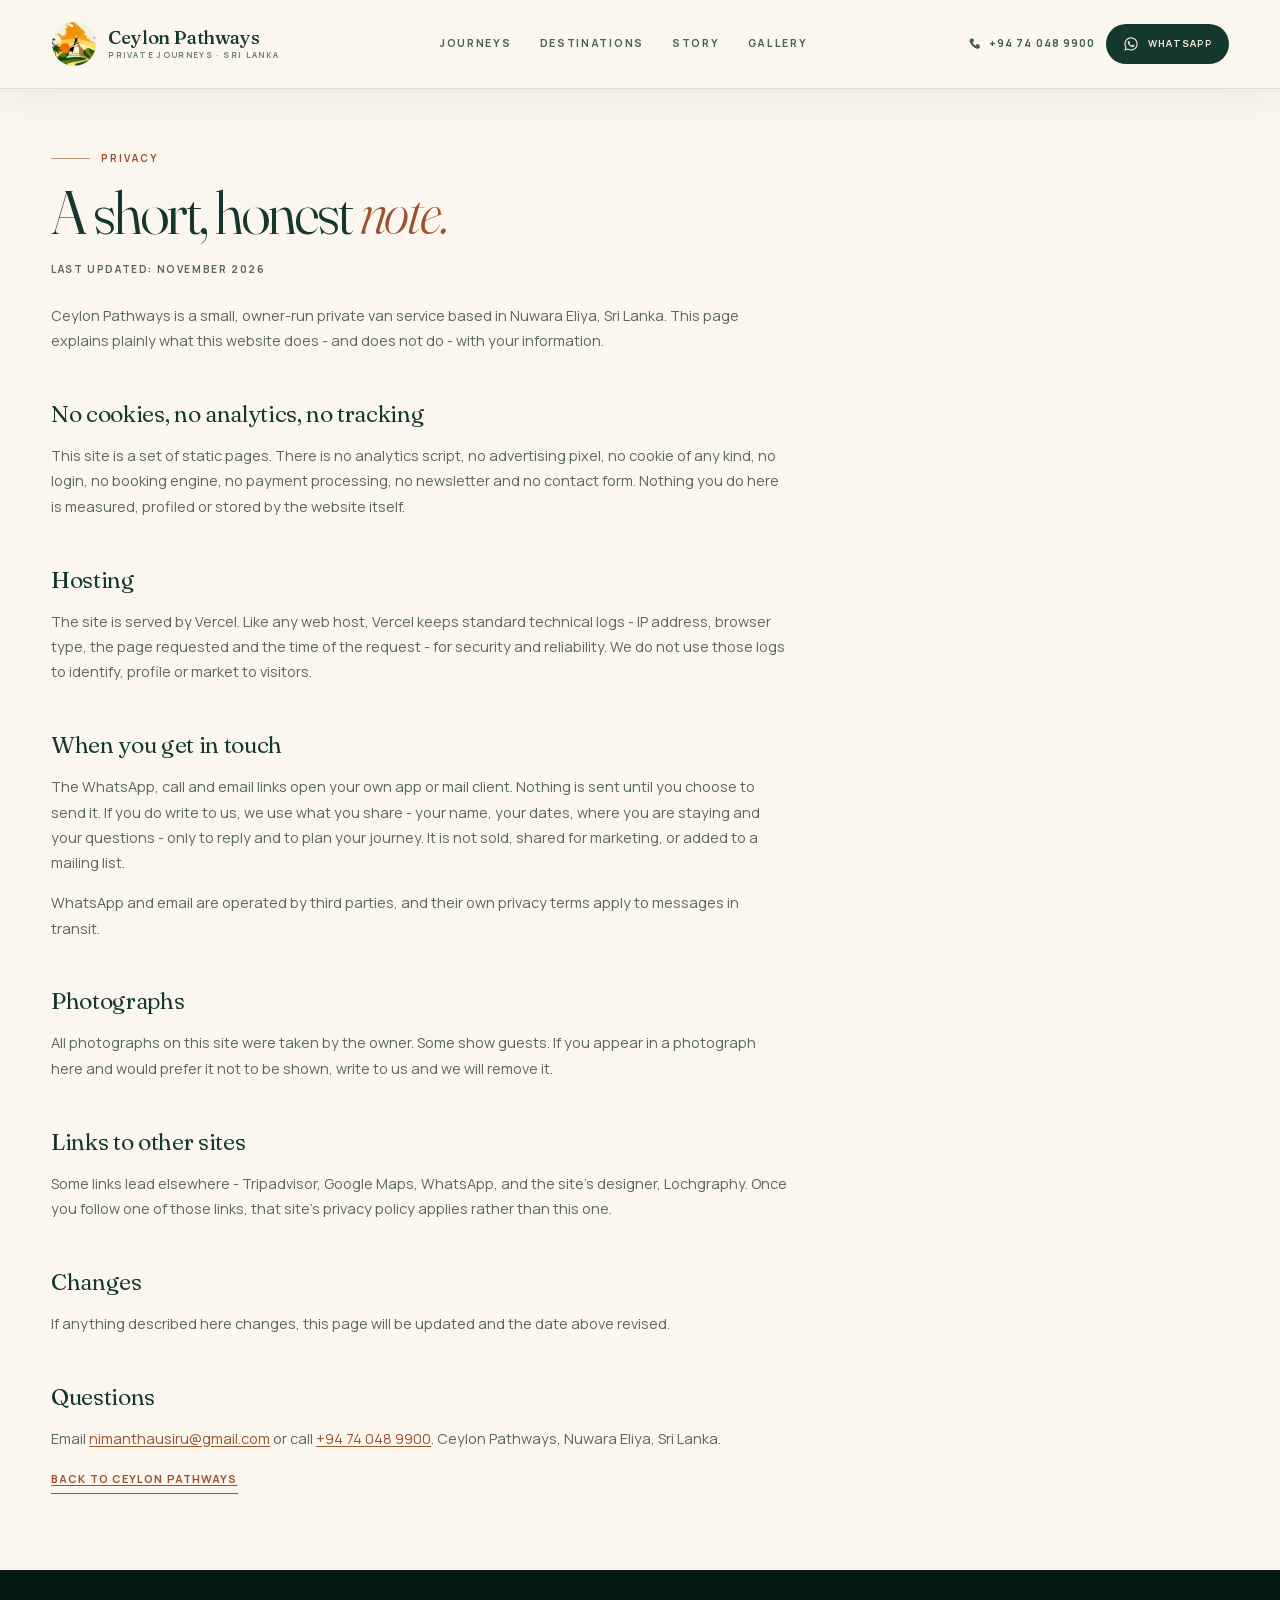
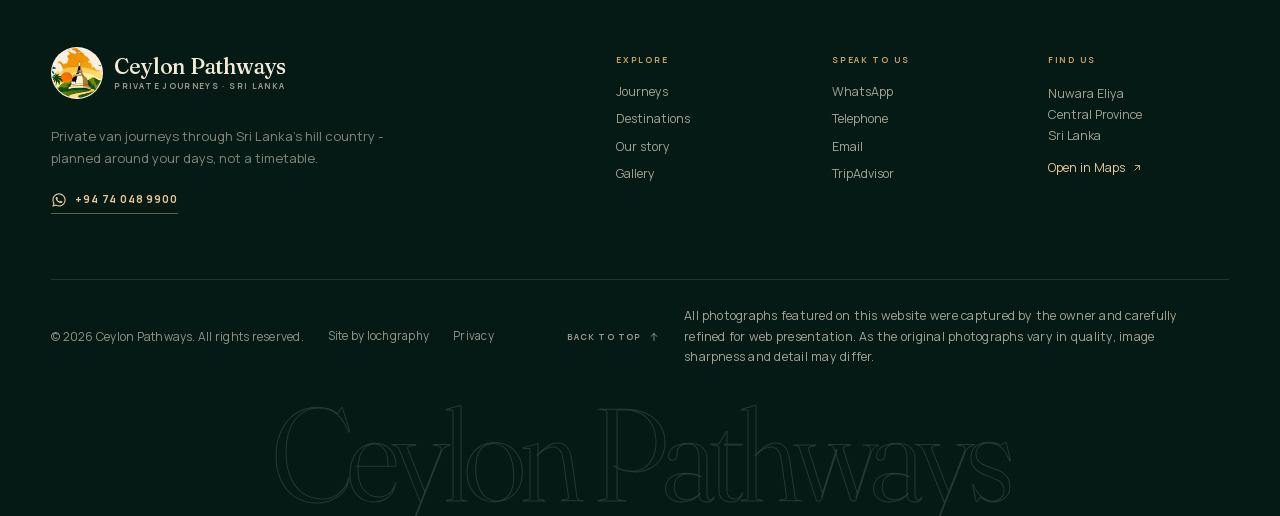
<file: privacy.html>
<!doctype html>
<html lang="en">
<head>
  <meta charset="utf-8" />
  <meta name="viewport" content="width=device-width, initial-scale=1" />
  <meta name="theme-color" content="#0A251E" />

  <title>Privacy - Ceylon Pathways</title>
  <meta name="description" content="What the Ceylon Pathways website does and does not do with your information. No cookies, no analytics, no tracking and no contact forms." />

  <link rel="canonical" href="https://ceylonpathways.vercel.app/privacy.html" />

  <meta property="og:title" content="Privacy - Ceylon Pathways" />
  <meta property="og:description" content="No cookies, no analytics, no tracking and no contact forms. A plain explanation of what this website does." />
  <meta property="og:type" content="website" />
  <meta property="og:site_name" content="Ceylon Pathways" />
  <meta property="og:locale" content="en_LK" />
  <meta property="og:url" content="https://ceylonpathways.vercel.app/privacy.html" />
  <meta property="og:image" content="https://ceylonpathways.vercel.app/assets/img/og-share.jpg" />
  <meta property="og:image:type" content="image/jpeg" />
  <meta property="og:image:width" content="1200" />
  <meta property="og:image:height" content="630" />
  <meta property="og:image:alt" content="The Ceylon Pathways logo on a cream card beside sunrise mist over the grasslands of Horton Plains, Sri Lanka" />

  <meta name="twitter:card" content="summary_large_image" />
  <meta name="twitter:title" content="Privacy - Ceylon Pathways" />
  <meta name="twitter:description" content="No cookies, no analytics, no tracking and no contact forms. A plain explanation of what this website does." />
  <meta name="twitter:image" content="https://ceylonpathways.vercel.app/assets/img/og-share.jpg" />
  <meta name="twitter:image:alt" content="The Ceylon Pathways logo on a cream card beside sunrise mist over the grasslands of Horton Plains, Sri Lanka" />

  <link rel="icon" href="favicon.ico" sizes="any" />
  <link rel="icon" type="image/png" sizes="32x32" href="assets/img/favicon-32.png" />
  <link rel="icon" type="image/png" sizes="16x16" href="assets/img/favicon-16.png" />
  <link rel="apple-touch-icon" sizes="180x180" href="assets/img/apple-touch-icon.png" />
  <link rel="manifest" href="site.webmanifest" />

  <link rel="preload" href="assets/fonts/fraunces-normal.woff2" as="font" type="font/woff2" crossorigin />
  <link rel="preload" href="assets/fonts/manrope-normal.woff2" as="font" type="font/woff2" crossorigin />

  <link rel="stylesheet" href="style.css" />
  <script>document.documentElement.classList.add('js');</script>
</head>

<body class="legal-page">
  <a class="skip-link" href="#main">Skip to content</a>

  <header class="site-header" id="site-header" data-header>
    <div class="shell header__inner">
      <a class="brand" href="index.html" aria-label="Ceylon Pathways - back to the home page">
        <span class="brand__mark"><img src="assets/img/mark-96.png" alt="" width="96" height="96" /></span>
        <span class="brand__words">
          <span class="brand__name">Ceylon Pathways</span>
          <span class="brand__sub">Private journeys · Sri Lanka</span>
        </span>
      </a>

      <nav class="primary-nav" aria-label="Primary">
        <a class="nav__link" href="index.html#journeys">Journeys</a>
        <a class="nav__link" href="index.html#destinations">Destinations</a>
        <a class="nav__link" href="index.html#story">Story</a>
        <a class="nav__link" href="index.html#gallery">Gallery</a>
      </nav>

      <div class="header__actions">
        <a class="header__phone" href="tel:+94740489900">
          <svg viewBox="0 0 24 24" aria-hidden="true"><path d="M6.6 2.5a2 2 0 0 0-2.1.6L3.2 4.4a2 2 0 0 0-.5 1.9c1.3 6.9 6.9 12.5 13.8 13.8a2 2 0 0 0 1.9-.5l1.3-1.3a2 2 0 0 0 .6-2.1l-.9-2.6a2 2 0 0 0-2-1.3l-2.2.3a2 2 0 0 0-1.6 1.2l-.5 1.2a12.5 12.5 0 0 1-5.7-5.7l1.2-.5a2 2 0 0 0 1.2-1.6l.3-2.2a2 2 0 0 0-1.3-2z"/></svg>
          <span>+94 74 048 9900</span>
        </a>
        <a class="btn btn--header" href="https://wa.me/94740489900" target="_blank" rel="noopener noreferrer">
          <svg class="icon-wa" viewBox="0 0 24 24" aria-hidden="true"><path d="M12.04 2C6.58 2 2.13 6.45 2.13 11.91c0 1.75.46 3.45 1.32 4.95L2 22l5.25-1.38a9.9 9.9 0 0 0 4.79 1.22h.01c5.46 0 9.91-4.45 9.91-9.91S17.5 2 12.04 2zm0 18.15c-1.48 0-2.93-.4-4.2-1.15l-.3-.18-3.12.82.83-3.04-.2-.31a8.2 8.2 0 0 1-1.26-4.38c0-4.54 3.7-8.24 8.25-8.24 2.2 0 4.27.86 5.83 2.42a8.18 8.18 0 0 1 2.42 5.83c0 4.54-3.7 8.23-8.25 8.23zm4.52-6.16c-.25-.12-1.47-.72-1.69-.81-.23-.08-.39-.12-.56.12-.17.25-.64.81-.79.97-.14.17-.29.19-.54.06-.25-.12-1.05-.39-2-1.23-.74-.66-1.23-1.47-1.38-1.72-.14-.25-.02-.38.11-.51.11-.11.25-.29.37-.43.12-.14.17-.25.25-.41.08-.17.04-.31-.02-.43-.06-.12-.56-1.34-.76-1.84-.2-.48-.4-.42-.56-.43h-.48c-.17 0-.43.06-.66.31-.23.25-.86.85-.86 2.07 0 1.22.89 2.4 1.01 2.56.12.17 1.75 2.67 4.23 3.74.59.26 1.05.41 1.41.52.59.19 1.13.16 1.56.1.48-.07 1.47-.6 1.68-1.18.21-.58.21-1.07.14-1.18-.06-.1-.23-.17-.48-.29z"/></svg>
          <span>WhatsApp</span>
        </a>
        <button class="nav-toggle" type="button" aria-expanded="false" aria-controls="mobile-menu" aria-label="Open menu" data-menu-toggle>
          <span></span><span></span>
        </button>
      </div>
    </div>
  </header>

  <div class="mobile-menu" id="mobile-menu" aria-hidden="true" data-menu>
    <div class="mobile-menu__scroll">
      <nav class="mobile-menu__nav" aria-label="Mobile">
        <a href="index.html#journeys"><span class="mobile-menu__num">01</span><span>Journeys</span></a>
        <a href="index.html#destinations"><span class="mobile-menu__num">02</span><span>Destinations</span></a>
        <a href="index.html#story"><span class="mobile-menu__num">03</span><span>Our story</span></a>
        <a href="index.html#gallery"><span class="mobile-menu__num">04</span><span>Gallery</span></a>
        <a href="index.html#contact"><span class="mobile-menu__num">05</span><span>Contact</span></a>
      </nav>
      <div class="mobile-menu__foot">
        <p class="eyebrow eyebrow--light"><span class="eyebrow__line"></span>Talk to a local</p>
        <a class="mobile-menu__phone" href="tel:+94740489900">+94 74 048 9900</a>
        <a class="mobile-menu__mail" href="mailto:nimanthausiru@gmail.com">nimanthausiru@gmail.com</a>
        <a class="btn btn--gold" href="https://wa.me/94740489900" target="_blank" rel="noopener noreferrer">Plan on WhatsApp</a>
        <p class="mobile-menu__base">Nuwara Eliya · Sri Lanka</p>
      </div>
    </div>
  </div>

  <main id="main">
    <section class="legal-hero">
      <div class="shell">
        <p class="eyebrow"><span class="eyebrow__line"></span>Privacy</p>
        <h1 class="display">A short, honest <em>note.</em></h1>
        <p class="legal__updated">Last updated: November 2026</p>
      </div>
    </section>

    <section class="legal-section">
      <div class="shell">
        <div class="legal__body">
          <p>Ceylon Pathways is a small, owner-run private van service based in Nuwara Eliya, Sri Lanka. This page explains plainly what this website does - and does not do - with your information.</p>

          <h2>No cookies, no analytics, no tracking</h2>
          <p>This site is a set of static pages. There is no analytics script, no advertising pixel, no cookie of any kind, no login, no booking engine, no payment processing, no newsletter and no contact form. Nothing you do here is measured, profiled or stored by the website itself.</p>

          <h2>Hosting</h2>
          <p>The site is served by Vercel. Like any web host, Vercel keeps standard technical logs - IP address, browser type, the page requested and the time of the request - for security and reliability. We do not use those logs to identify, profile or market to visitors.</p>

          <h2>When you get in touch</h2>
          <p>The WhatsApp, call and email links open your own app or mail client. Nothing is sent until you choose to send it. If you do write to us, we use what you share - your name, your dates, where you are staying and your questions - only to reply and to plan your journey. It is not sold, shared for marketing, or added to a mailing list.</p>
          <p>WhatsApp and email are operated by third parties, and their own privacy terms apply to messages in transit.</p>

          <h2>Photographs</h2>
          <p>All photographs on this site were taken by the owner. Some show guests. If you appear in a photograph here and would prefer it not to be shown, write to us and we will remove it.</p>

          <h2>Links to other sites</h2>
          <p>Some links lead elsewhere - Tripadvisor, Google Maps, WhatsApp, and the site's designer, Lochgraphy. Once you follow one of those links, that site's privacy policy applies rather than this one.</p>

          <h2>Changes</h2>
          <p>If anything described here changes, this page will be updated and the date above revised.</p>

          <h2>Questions</h2>
          <p>Email <a href="mailto:nimanthausiru@gmail.com">nimanthausiru@gmail.com</a> or call <a href="tel:+94740489900">+94 74 048 9900</a>. Ceylon Pathways, Nuwara Eliya, Sri Lanka.</p>

          <p class="legal__back"><a class="text-link" href="index.html">Back to Ceylon Pathways</a></p>
        </div>
      </div>
    </section>
  </main>

  <footer class="footer">
    <div class="shell">
      <div class="footer__top">
        <div class="footer__brand">
          <a class="brand brand--footer" href="index.html" aria-label="Ceylon Pathways - back to the home page">
            <span class="brand__mark"><img src="assets/img/mark-96.png" alt="" width="96" height="96" /></span>
            <span class="brand__words">
              <span class="brand__name">Ceylon Pathways</span>
              <span class="brand__sub">Private journeys · Sri Lanka</span>
            </span>
          </a>
          <p>Private van journeys through Sri Lanka's hill country - planned around your days, not a timetable.</p>
          <a class="footer__wa" href="https://wa.me/94740489900" target="_blank" rel="noopener noreferrer">
            <svg class="icon-wa" viewBox="0 0 24 24" aria-hidden="true"><path d="M12.04 2C6.58 2 2.13 6.45 2.13 11.91c0 1.75.46 3.45 1.32 4.95L2 22l5.25-1.38a9.9 9.9 0 0 0 4.79 1.22h.01c5.46 0 9.91-4.45 9.91-9.91S17.5 2 12.04 2zm0 18.15c-1.48 0-2.93-.4-4.2-1.15l-.3-.18-3.12.82.83-3.04-.2-.31a8.2 8.2 0 0 1-1.26-4.38c0-4.54 3.7-8.24 8.25-8.24 2.2 0 4.27.86 5.83 2.42a8.18 8.18 0 0 1 2.42 5.83c0 4.54-3.7 8.23-8.25 8.23zm4.52-6.16c-.25-.12-1.47-.72-1.69-.81-.23-.08-.39-.12-.56.12-.17.25-.64.81-.79.97-.14.17-.29.19-.54.06-.25-.12-1.05-.39-2-1.23-.74-.66-1.23-1.47-1.38-1.72-.14-.25-.02-.38.11-.51.11-.11.25-.29.37-.43.12-.14.17-.25.25-.41.08-.17.04-.31-.02-.43-.06-.12-.56-1.34-.76-1.84-.2-.48-.4-.42-.56-.43h-.48c-.17 0-.43.06-.66.31-.23.25-.86.85-.86 2.07 0 1.22.89 2.4 1.01 2.56.12.17 1.75 2.67 4.23 3.74.59.26 1.05.41 1.41.52.59.19 1.13.16 1.56.1.48-.07 1.47-.6 1.68-1.18.21-.58.21-1.07.14-1.18-.06-.1-.23-.17-.48-.29z"/></svg>
            +94 74 048 9900
          </a>
        </div>

        <nav class="footer__nav" aria-label="Footer">
          <div>
            <p class="footer__label">Explore</p>
            <a href="index.html#journeys">Journeys</a>
            <a href="index.html#destinations">Destinations</a>
            <a href="index.html#story">Our story</a>
            <a href="index.html#gallery">Gallery</a>
          </div>
          <div>
            <p class="footer__label">Speak to us</p>
            <a href="https://wa.me/94740489900" target="_blank" rel="noopener noreferrer">WhatsApp</a>
            <a href="tel:+94740489900">Telephone</a>
            <a href="mailto:nimanthausiru@gmail.com">Email</a>
            <a href="https://www.tripadvisor.com/Attraction_Review-g608524-d34197130-Reviews-Ceylon_Pathways-Nuwara_Eliya_Central_Province.html" target="_blank" rel="noopener noreferrer">TripAdvisor</a>
          </div>
          <div>
            <p class="footer__label">Find us</p>
            <p class="footer__plain">Nuwara Eliya<br />Central Province<br />Sri Lanka</p>
            <a class="footer__map" href="https://www.google.com/maps/place/Nuwara+Eliya,+Sri+Lanka" target="_blank" rel="noopener noreferrer">Open in Maps
              <svg viewBox="0 0 24 24" aria-hidden="true"><path d="M7 17 17 7M8 7h9v9"/></svg>
            </a>
          </div>
        </nav>
      </div>

      <div class="footer__bottom">
        <p class="footer__photography-note">All photographs featured on this website were captured by the owner and carefully refined for web presentation. As the original photographs vary in quality, image sharpness and detail may differ.</p>
        <p>© <span id="year">2026</span> Ceylon Pathways. All rights reserved.</p>
        <p class="footer__credit">Site by <a href="https://lochgraphy.vercel.app/" target="_blank" rel="noopener noreferrer">lochgraphy</a></p>
        <a class="footer__legal" href="privacy.html" aria-current="page">Privacy</a>
        <a class="footer__top-link" href="index.html">Back to top <svg viewBox="0 0 24 24" aria-hidden="true"><path d="M12 19V5M6 11l6-6 6 6"/></svg></a>
      </div>
    </div>
    <div class="footer__word" aria-hidden="true">Ceylon Pathways</div>
  </footer>

  <a class="wa-float" href="https://wa.me/94740489900" target="_blank" rel="noopener noreferrer" aria-label="Chat with Ceylon Pathways on WhatsApp" data-wa-float>
    <span class="wa-float__label" aria-hidden="true">WhatsApp us</span>
    <svg viewBox="0 0 24 24" aria-hidden="true"><path d="M12.04 2C6.58 2 2.13 6.45 2.13 11.91c0 1.75.46 3.45 1.32 4.95L2 22l5.25-1.38a9.9 9.9 0 0 0 4.79 1.22h.01c5.46 0 9.91-4.45 9.91-9.91S17.5 2 12.04 2zm0 18.15c-1.48 0-2.93-.4-4.2-1.15l-.3-.18-3.12.82.83-3.04-.2-.31a8.2 8.2 0 0 1-1.26-4.38c0-4.54 3.7-8.24 8.25-8.24 2.2 0 4.27.86 5.83 2.42a8.18 8.18 0 0 1 2.42 5.83c0 4.54-3.7 8.23-8.25 8.23zm4.52-6.16c-.25-.12-1.47-.72-1.69-.81-.23-.08-.39-.12-.56.12-.17.25-.64.81-.79.97-.14.17-.29.19-.54.06-.25-.12-1.05-.39-2-1.23-.74-.66-1.23-1.47-1.38-1.72-.14-.25-.02-.38.11-.51.11-.11.25-.29.37-.43.12-.14.17-.25.25-.41.08-.17.04-.31-.02-.43-.06-.12-.56-1.34-.76-1.84-.2-.48-.4-.42-.56-.43h-.48c-.17 0-.43.06-.66.31-.23.25-.86.85-.86 2.07 0 1.22.89 2.4 1.01 2.56.12.17 1.75 2.67 4.23 3.74.59.26 1.05.41 1.41.52.59.19 1.13.16 1.56.1.48-.07 1.47-.6 1.68-1.18.21-.58.21-1.07.14-1.18-.06-.1-.23-.17-.48-.29z"/></svg>
  </a>

  <script src="script.js" defer></script>
</body>
</html>
</file>
<file: style.css>
/* ============================================================
   CEYLON PATHWAYS - Hill country, unhurried.
   Type: Fraunces (display) + Manrope (text), served locally.
   ============================================================ */

@font-face {
  font-family: "Fraunces";
  src: url("assets/fonts/fraunces-normal.woff2") format("woff2");
  font-weight: 300 700;
  font-style: normal;
  font-display: swap;
}
@font-face {
  font-family: "Fraunces";
  src: url("assets/fonts/fraunces-italic.woff2") format("woff2");
  font-weight: 300 600;
  font-style: italic;
  font-display: swap;
}
@font-face {
  font-family: "Manrope";
  src: url("assets/fonts/manrope-normal.woff2") format("woff2");
  font-weight: 300 700;
  font-style: normal;
  font-display: swap;
}

:root {
  --paper: #fbf7ee;
  --cream: #f2e9d9;
  --sand: #e6d8c2;
  --forest: #14382d;
  --forest-deep: #0a251e;
  --forest-night: #061a15;
  --ink: #19241f;
  --muted: #59675f;
  --clay: #9a542d;
  --gold: #c7a268;
  --gold-light: #e6c795;
  --line: rgba(20, 56, 45, 0.16);
  --line-light: rgba(242, 233, 217, 0.22);
  --whatsapp: #25d366;

  --display: "Fraunces", Georgia, "Times New Roman", serif;
  --sans: "Manrope", -apple-system, BlinkMacSystemFont, "Segoe UI", sans-serif;

  --ease: cubic-bezier(0.2, 0.7, 0.2, 1);
  --ease-out: cubic-bezier(0.16, 1, 0.3, 1);
  --header-h: 74px;

  --shadow: 0 28px 70px rgba(10, 37, 30, 0.18);
}

*,
*::before,
*::after { box-sizing: border-box; }

html {
  -webkit-text-size-adjust: 100%;
  scroll-behavior: smooth;
  scroll-padding-top: calc(var(--header-h) + 12px);
}

html,
body { min-height: 100%; }

body {
  margin: 0;
  background: var(--paper);
  color: var(--ink);
  font-family: var(--sans);
  font-size: 16px;
  line-height: 1.65;
  font-weight: 400;
  overflow-x: hidden;
  -webkit-font-smoothing: antialiased;
  text-rendering: optimizeLegibility;
}

body.menu-open,
body.lb-open { overflow: hidden; }

h1, h2, h3, h4, p, figure, blockquote, dl, dd { margin: 0; }

/* ==== Loader ==== */
.loader {
  position: fixed;
  inset: 0;
  background: var(--brand-ivory);
  z-index: 9999;
  display: flex;
  align-items: center;
  justify-content: center;
  transition: opacity 0.5s ease, visibility 0.5s ease;
  color: var(--brand-primary);
}
.loader[hidden] {
  opacity: 0;
  visibility: hidden;
}
.loader__inner {
  display: flex;
  flex-direction: column;
  align-items: center;
  gap: 1.5rem;
  text-align: center;
}
.loader__logo {
  width: 64px;
  height: 64px;
  filter: var(--gold);
}
.loader__title {
  font-family: var(--serif);
  font-size: clamp(2rem, 5vw, 3rem);
  font-weight: 400;
  letter-spacing: -0.02em;
  margin: 0;
}
.loader__line {
  width: 48px;
  height: 2px;
  background: var(--brand-primary);
  animation: loaderLine 2s ease-in-out infinite;
}
@keyframes loaderLine {
  0%, 100% { transform: translateX(-50%); }
  50% { transform: translateX(0); }
}
@media (prefers-reduced-motion: reduce) {
  .loader__line {
    animation: none;
  }
}
ul, ol { margin: 0; padding: 0; list-style: none; }
img, svg { display: block; }
img { max-width: 100%; height: auto; }
button { font: inherit; color: inherit; }
a { color: inherit; text-decoration: none; }
::selection { background: var(--gold); color: var(--forest-deep); }

:focus-visible {
  outline: 2px solid var(--gold);
  outline-offset: 3px;
  border-radius: 2px;
}

.shell {
  width: 100%;
  max-width: 1380px;
  margin-inline: auto;
  padding-inline: clamp(1.15rem, 4vw, 3.25rem);
}

.skip-link {
  position: fixed;
  top: 0.75rem;
  left: 0.75rem;
  z-index: 200;
  padding: 0.7rem 1rem;
  background: var(--paper);
  color: var(--forest);
  border: 1px solid var(--line);
  border-radius: 2px;
  font-size: 12px;
  font-weight: 700;
  transform: translateY(-180%);
  transition: transform 0.25s var(--ease);
}
.skip-link:focus { transform: translateY(0); }

/* ---------- Typography helpers ---------- */

.eyebrow {
  display: flex;
  align-items: center;
  gap: 0.7rem;
  font-size: 10px;
  line-height: 1.3;
  font-weight: 700;
  letter-spacing: 0.22em;
  text-transform: uppercase;
  color: var(--clay);
}
.eyebrow__line {
  display: block;
  width: clamp(1.4rem, 3vw, 2.4rem);
  height: 1px;
  background: currentColor;
  opacity: 0.6;
  flex: 0 0 auto;
}
.eyebrow__dot {
  display: block;
  width: 5px;
  height: 5px;
  border-radius: 50%;
  background: var(--gold-light);
  box-shadow: 0 0 0 4px rgba(230, 199, 149, 0.16);
  flex: 0 0 auto;
}
.eyebrow--light { color: var(--gold-light); }

.display {
  margin-top: 1.15rem;
  font-family: var(--display);
  font-size: clamp(2.55rem, 4.7vw, 4.6rem);
  font-weight: 340;
  line-height: 0.98;
  letter-spacing: -0.035em;
  color: var(--forest);
  font-variation-settings: "opsz" 100;
  text-wrap: balance;
}
.display em {
  font-style: italic;
  font-weight: 300;
  color: var(--clay);
}
.display--light { color: var(--cream); }
.display--light em { color: var(--gold-light); }

.section {
  position: relative;
  padding-block: clamp(4.5rem, 8.5vw, 8.5rem);
}

.section-head {
  display: grid;
  gap: 1.5rem;
  align-items: end;
  margin-bottom: clamp(2.5rem, 5vw, 4.25rem);
}
.section-head--stack { align-items: start; }
.section-head__note {
  max-width: 23rem;
  color: var(--muted);
  font-size: 14px;
  line-height: 1.7;
}
.section-head__note--light { color: rgba(242, 233, 217, 0.62); }

@media (min-width: 900px) {
  .section-head {
    grid-template-columns: minmax(0, 1fr) 21rem;
    gap: 4rem;
    justify-content: space-between;
  }
  .section-head__note { padding-bottom: 0.45rem; }
}

/* ---------- Buttons ---------- */

.btn {
  position: relative;
  display: inline-flex;
  align-items: center;
  justify-content: center;
  gap: 0.55rem;
  min-height: 48px;
  padding: 0.9rem 1.35rem;
  border: 1px solid transparent;
  border-radius: 999px;
  font-size: 10.5px;
  line-height: 1;
  font-weight: 700;
  letter-spacing: 0.13em;
  text-transform: uppercase;
  cursor: pointer;
  white-space: nowrap;
  transition: color 0.3s var(--ease), background-color 0.3s var(--ease),
    border-color 0.3s var(--ease), transform 0.3s var(--ease),
    box-shadow 0.3s var(--ease);
}
.btn svg {
  width: 16px;
  height: 16px;
  flex: 0 0 auto;
  fill: none;
  stroke: currentColor;
  stroke-width: 1.7;
  stroke-linecap: round;
  stroke-linejoin: round;
}
.btn .icon-wa { fill: currentColor; stroke: none; }
.btn .icon-arrow { transition: transform 0.35s var(--ease); }
.btn:hover .icon-arrow { transform: translateX(3px); }

.btn--gold {
  background: var(--gold-light);
  color: var(--forest-deep);
  box-shadow: 0 12px 26px rgba(10, 37, 30, 0.18);
}
.btn--forest {
  background: var(--forest);
  color: var(--cream);
}
.btn--ghost-light {
  color: var(--cream);
  border-color: rgba(242, 233, 217, 0.42);
  background: rgba(6, 26, 21, 0.16);
  backdrop-filter: blur(8px);
  -webkit-backdrop-filter: blur(8px);
}
.btn--ghost-light:hover {
  background: rgba(242, 233, 217, 0.14);
  border-color: rgba(242, 233, 217, 0.78);
}

.btn:hover { transform: translateY(-2px); }
.btn--gold:hover { background: var(--paper); box-shadow: 0 16px 30px rgba(10, 37, 30, 0.24); }
.btn--forest:hover { background: #1d4a3c; }

.text-link {
  display: inline-flex;
  align-items: center;
  gap: 0.6rem;
  padding-bottom: 0.25rem;
  border-bottom: 1px solid currentColor;
  font-size: 11px;
  font-weight: 700;
  letter-spacing: 0.1em;
  text-transform: uppercase;
  color: var(--forest);
  transition: color 0.25s var(--ease), gap 0.25s var(--ease);
}
.text-link svg {
  width: 15px;
  height: 15px;
  fill: none;
  stroke: currentColor;
  stroke-width: 1.7;
  stroke-linecap: round;
  stroke-linejoin: round;
}
.text-link:hover { color: var(--clay); gap: 0.9rem; }
.text-link--light { color: var(--gold-light); }
.text-link--light:hover { color: var(--cream); }

.pill {
  display: inline-flex;
  align-items: center;
  gap: 0.4rem;
  padding: 0.42rem 0.7rem;
  border-radius: 999px;
  font-size: 9px;
  font-weight: 700;
  letter-spacing: 0.14em;
  text-transform: uppercase;
}
.pill--glass {
  color: var(--paper);
  border: 1px solid rgba(251, 247, 238, 0.34);
  background: rgba(6, 26, 21, 0.24);
  backdrop-filter: blur(10px);
  -webkit-backdrop-filter: blur(10px);
}

/* ============================================================
   HEADER
   ============================================================ */

.site-header {
  position: fixed;
  inset: 0 0 auto 0;
  z-index: 80;
  color: var(--cream);
  background: linear-gradient(to bottom, rgba(6, 26, 21, 0.52), rgba(6, 26, 21, 0));
  transition: transform 0.5s var(--ease-out), background-color 0.45s var(--ease),
    color 0.35s var(--ease), box-shadow 0.45s var(--ease),
    backdrop-filter 0.45s var(--ease);
}
.site-header.is-scrolled {
  color: var(--forest);
  background: rgba(251, 247, 238, 0.93);
  -webkit-backdrop-filter: blur(16px) saturate(140%);
  backdrop-filter: blur(16px) saturate(140%);
  box-shadow: 0 1px 0 rgba(20, 56, 45, 0.1), 0 14px 40px rgba(10, 37, 30, 0.06);
}
.site-header.is-hidden { transform: translateY(-101%); }

.header__inner {
  height: var(--header-h);
  display: flex;
  align-items: center;
  justify-content: space-between;
  gap: 1rem;
}

.brand {
  display: inline-flex;
  align-items: center;
  gap: 0.7rem;
  flex: 0 0 auto;
  min-width: 0;
}
.brand__mark {
  display: grid;
  place-items: center;
  width: 40px;
  height: 40px;
  border-radius: 50%;
  overflow: hidden;
  background: #f7f0e2;
  border: 1px solid rgba(251, 247, 238, 0.45);
  flex: 0 0 auto;
}
.brand__mark img {
  width: 100%;
  height: 100%;
  object-fit: cover;
  transform: scale(1.08);
}
.brand__words { display: flex; flex-direction: column; gap: 2px; min-width: 0; }
.brand__name {
  font-family: var(--display);
  font-size: 1.07rem;
  font-weight: 500;
  line-height: 1.05;
  letter-spacing: -0.01em;
  white-space: nowrap;
}
.brand__sub {
  font-size: 7.5px;
  font-weight: 700;
  line-height: 1.2;
  letter-spacing: 0.17em;
  text-transform: uppercase;
  opacity: 0.62;
  white-space: nowrap;
}

.primary-nav {
  display: none;
  align-items: center;
  gap: clamp(1rem, 2.2vw, 2.1rem);
}
.nav__link {
  position: relative;
  padding: 0.35rem 0;
  font-size: 10.5px;
  font-weight: 700;
  letter-spacing: 0.16em;
  text-transform: uppercase;
  opacity: 0.78;
  transition: opacity 0.25s var(--ease), color 0.25s var(--ease);
}
.nav__link::after {
  content: "";
  position: absolute;
  left: 0;
  bottom: -2px;
  width: 100%;
  height: 1px;
  background: currentColor;
  transform: scaleX(0);
  transform-origin: right;
  transition: transform 0.4s var(--ease);
}
.nav__link:hover,
.nav__link[aria-current="true"] { opacity: 1; }
.nav__link:hover::after,
.nav__link[aria-current="true"]::after { transform: scaleX(1); transform-origin: left; }

.header__actions { display: flex; align-items: center; gap: 0.7rem; }
.header__phone {
  display: none;
  align-items: center;
  gap: 0.45rem;
  font-size: 10.5px;
  font-weight: 700;
  letter-spacing: 0.1em;
  opacity: 0.8;
  transition: opacity 0.3s var(--ease);
}
.header__phone svg { width: 14px; height: 14px; fill: currentColor; }
.header__phone:hover { opacity: 1; }

.btn--header {
  display: none;
  min-height: 40px;
  padding: 0.65rem 1rem;
  font-size: 9.5px;
  color: var(--forest-deep);
  background: var(--cream);
  box-shadow: none;
}
.btn--header:hover { background: var(--paper); }
.site-header.is-scrolled .btn--header { color: var(--cream); background: var(--forest); }

.nav-toggle {
  position: relative;
  display: flex;
  flex-direction: column;
  align-items: center;
  justify-content: center;
  gap: 5px;
  width: 42px;
  height: 42px;
  padding: 0;
  border: 1px solid currentColor;
  border-radius: 50%;
  background: transparent;
  cursor: pointer;
  flex: 0 0 auto;
  transition: background-color 0.3s var(--ease), color 0.3s var(--ease);
}
.nav-toggle span {
  display: block;
  width: 16px;
  height: 1.5px;
  background: currentColor;
  border-radius: 2px;
  transition: transform 0.35s var(--ease);
}
.nav-toggle.is-active span:first-child { transform: translateY(3.25px) rotate(45deg); }
.nav-toggle.is-active span:last-child { transform: translateY(-3.25px) rotate(-45deg); }

body.menu-open .site-header {
  background: transparent;
  color: var(--cream);
  box-shadow: none;
  -webkit-backdrop-filter: none;
  backdrop-filter: none;
}
body.menu-open .btn--header,
body.menu-open .header__phone { opacity: 0; pointer-events: none; }
body.menu-open .btn--header { background: transparent; color: transparent; }

@media (min-width: 720px) {
  :root { --header-h: 82px; }
  .brand__mark { width: 44px; height: 44px; }
  .brand__name { font-size: 1.18rem; }
  .brand__sub { font-size: 8px; }
  .btn--header { display: inline-flex; }
}

@media (min-width: 1024px) {
  :root { --header-h: 88px; }
  .primary-nav { display: flex; }
  .nav-toggle { display: none; }
  .brand__mark { width: 46px; height: 46px; }
}

@media (min-width: 1220px) {
  .header__phone { display: inline-flex; }
}

/* ---------- Mobile menu ---------- */

.mobile-menu {
  position: fixed;
  inset: 0;
  z-index: 75;
  background:
    radial-gradient(120% 90% at 85% 8%, rgba(154, 84, 45, 0.24), transparent 58%),
    radial-gradient(100% 70% at 10% 100%, rgba(199, 162, 104, 0.1), transparent 60%),
    var(--forest-deep);
  color: var(--cream);
  visibility: hidden;
  opacity: 0;
  pointer-events: none;
  transform: translateY(-10px);
  transition: opacity 0.4s var(--ease), transform 0.45s var(--ease-out), visibility 0s 0.45s;
  overflow-y: auto;
  overscroll-behavior: contain;
}
.mobile-menu::after {
  content: "";
  position: fixed;
  inset: 0;
  pointer-events: none;
  opacity: 0.16;
  background-image: url("data:image/svg+xml,%3Csvg xmlns='http://www.w3.org/2000/svg' width='220' height='220'%3E%3Cfilter id='n'%3E%3CfeTurbulence type='fractalNoise' baseFrequency='0.8' numOctaves='3' stitchTiles='stitch'/%3E%3C/filter%3E%3Crect width='100%25' height='100%25' filter='url(%23n)'/%3E%3C/svg%3E");
  mix-blend-mode: soft-light;
}
.mobile-menu.is-open {
  visibility: visible;
  opacity: 1;
  pointer-events: auto;
  transform: none;
  transition: opacity 0.4s var(--ease), transform 0.5s var(--ease-out), visibility 0s;
}
.mobile-menu__scroll {
  position: relative;
  z-index: 1;
  min-height: 100%;
  display: flex;
  flex-direction: column;
  justify-content: space-between;
  gap: 2.5rem;
  padding: calc(var(--header-h) + 2.2rem) clamp(1.25rem, 6vw, 2.5rem) 2.2rem;
}
.mobile-menu__nav { display: flex; flex-direction: column; }
.mobile-menu__nav a {
  display: flex;
  align-items: baseline;
  gap: 1rem;
  padding: 0.9rem 0 0.85rem;
  border-bottom: 1px solid rgba(242, 233, 217, 0.14);
  font-family: var(--display);
  font-size: clamp(2.1rem, 9.5vw, 3rem);
  font-weight: 330;
  line-height: 1;
  letter-spacing: -0.03em;
  opacity: 0;
  transform: translateY(18px);
  transition: opacity 0.5s var(--ease), transform 0.5s var(--ease-out),
    color 0.25s var(--ease);
}
.mobile-menu.is-open .mobile-menu__nav a { opacity: 1; transform: none; }
.mobile-menu.is-open .mobile-menu__nav a:nth-child(1) { transition-delay: 0.12s; }
.mobile-menu.is-open .mobile-menu__nav a:nth-child(2) { transition-delay: 0.18s; }
.mobile-menu.is-open .mobile-menu__nav a:nth-child(3) { transition-delay: 0.24s; }
.mobile-menu.is-open .mobile-menu__nav a:nth-child(4) { transition-delay: 0.3s; }
.mobile-menu.is-open .mobile-menu__nav a:nth-child(5) { transition-delay: 0.36s; }
.mobile-menu__nav a:hover { color: var(--gold-light); }
.mobile-menu__num {
  font-family: var(--sans);
  font-size: 9px;
  font-weight: 700;
  letter-spacing: 0.18em;
  color: var(--gold);
  opacity: 0.8;
}
.mobile-menu__foot {
  display: flex;
  flex-direction: column;
  align-items: flex-start;
  gap: 0.8rem;
  opacity: 0;
  transform: translateY(14px);
  transition: opacity 0.5s var(--ease) 0.36s, transform 0.5s var(--ease-out) 0.36s;
}
.mobile-menu.is-open .mobile-menu__foot { opacity: 1; transform: none; }
.mobile-menu__phone {
  font-family: var(--display);
  font-size: 1.55rem;
  font-weight: 350;
  letter-spacing: -0.01em;
}
.mobile-menu__mail {
  font-size: 12px;
  letter-spacing: 0.03em;
  color: rgba(242, 233, 217, 0.68);
  overflow-wrap: anywhere;
}
.mobile-menu__foot .btn { margin-top: 0.55rem; width: 100%; }
.mobile-menu__base {
  margin-top: 0.3rem;
  font-size: 9px;
  font-weight: 700;
  letter-spacing: 0.18em;
  text-transform: uppercase;
  color: rgba(242, 233, 217, 0.42);
}

@media (min-width: 1024px) {
  .mobile-menu { display: none; }
}

/* ============================================================
   HERO
   ============================================================ */

.hero {
  position: relative;
  min-height: 92svh;
  display: flex;
  flex-direction: column;
  justify-content: flex-end;
  overflow: hidden;
  background: var(--forest-deep);
  color: var(--cream);
}
.hero__media,
.hero__veil,
.hero__grain { position: absolute; inset: 0; }
.hero__media { overflow: hidden; }
.hero__img {
  width: 100%;
  height: 100%;
  object-fit: cover;
  object-position: 55% 58%;
  transform-origin: 55% 50%;
  filter: saturate(1.1) brightness(1.06) contrast(1.02);
}
.hero__veil {
  background:
    linear-gradient(180deg, rgba(6, 26, 21, 0.56) 0%, rgba(6, 26, 21, 0.16) 30%, rgba(6, 26, 21, 0.08) 48%, rgba(6, 26, 21, 0.72) 100%),
    linear-gradient(90deg, rgba(6, 26, 21, 0.5) 0%, rgba(6, 26, 21, 0.14) 52%, rgba(6, 26, 21, 0.04) 100%);
}
.hero__grain {
  opacity: 0.2;
  mix-blend-mode: soft-light;
  pointer-events: none;
  background-image: url("data:image/svg+xml,%3Csvg xmlns='http://www.w3.org/2000/svg' width='200' height='200'%3E%3Cfilter id='n'%3E%3CfeTurbulence type='fractalNoise' baseFrequency='0.72' numOctaves='3' stitchTiles='stitch'/%3E%3C/filter%3E%3Crect width='100%25' height='100%25' filter='url(%23n)'/%3E%3C/svg%3E");
}
.hero__inner {
  position: relative;
  z-index: 2;
  flex: 1;
  display: flex;
  align-items: flex-end;
  justify-content: space-between;
  gap: 2rem;
  padding-top: calc(var(--header-h) + 3.5rem);
  padding-bottom: clamp(2.2rem, 4vw, 3.4rem);
}
.hero__copy { max-width: 48rem; }
.hero__eyebrow {
  font-size: 9px;
  letter-spacing: 0.2em;
  color: rgba(242, 233, 217, 0.86);
}
.hero__title {
  margin-top: 1.1rem;
  font-family: var(--display);
  font-size: clamp(3.35rem, 14.5vw, 7.6rem);
  font-weight: 330;
  line-height: 0.87;
  letter-spacing: -0.05em;
  color: var(--paper);
  font-variation-settings: "opsz" 144;
}
.hero__line {
  display: block;
  overflow: hidden;
  padding-bottom: 0.06em;
  margin-bottom: -0.06em;
}
.hero__line > span { display: block; }
.hero__title em {
  font-style: italic;
  font-weight: 280;
  color: var(--gold-light);
}
.hero__lede {
  max-width: 34rem;
  margin-top: 1.35rem;
  color: rgba(251, 247, 238, 0.78);
  font-size: 14px;
  line-height: 1.7;
  text-wrap: pretty;
}
.hero__actions {
  display: flex;
  flex-wrap: wrap;
  gap: 0.6rem;
  margin-top: 1.6rem;
}
.hero__actions .btn { flex: 1 1 10.5rem; }

.hero__postcard { display: none; }

.hero__foot {
  position: relative;
  z-index: 2;
  display: grid;
  grid-template-columns: 1fr auto;
  align-items: center;
  gap: 1rem;
  padding-block: 1.1rem 1.25rem;
  border-top: 1px solid rgba(251, 247, 238, 0.2);
  font-size: 8.5px;
  font-weight: 700;
  letter-spacing: 0.17em;
  text-transform: uppercase;
  color: rgba(251, 247, 238, 0.6);
}
.hero__place {
  display: inline-flex;
  align-items: center;
  gap: 0.45rem;
}
.hero__place svg {
  width: 12px;
  height: 12px;
  fill: none;
  stroke: currentColor;
  stroke-width: 1.6;
}
.hero__coords { display: none; text-align: right; }
.hero .scroll-cue {
  display: inline-flex;
  align-items: center;
  gap: 0.6rem;
  color: rgba(251, 247, 238, 0.82);
  transition: color 0.25s var(--ease);
}
.hero .scroll-cue:hover { color: var(--gold-light); }
.scroll-cue__line {
  display: block;
  width: 34px;
  height: 1px;
  background: currentColor;
  transform-origin: left;
  animation: cue 2.6s var(--ease) infinite;
}

@media (min-width: 720px) {
  .hero { min-height: 94svh; }
  .hero__lede { font-size: 16px; max-width: 36rem; }
  .hero__actions .btn { flex: 0 0 auto; min-width: 11.5rem; }
  .hero__foot { grid-template-columns: 1fr auto 1fr; padding-block: 1.25rem 1.4rem; }
  .hero__coords { display: block; }
  .hero__place svg { width: 14px; height: 14px; }
}

@media (min-width: 1100px) {
  .hero { min-height: 100svh; }
  .hero__eyebrow { font-size: 10px; }
  .hero__title { font-size: clamp(5.2rem, 7.9vw, 7.9rem); }
  .hero__lede { margin-top: 1.55rem; font-size: 16.5px; max-width: 33rem; }
  .hero__inner { padding-bottom: clamp(2rem, 3.2vw, 3rem); gap: 3.5rem; }
  .hero__postcard {
    display: block;
    flex: 0 0 232px;
    width: 232px;
    margin: 0 1.2rem 0.4rem 0;
    padding: 7px 7px 0;
    background: rgba(251, 247, 238, 0.94);
    box-shadow: 0 30px 70px rgba(3, 16, 12, 0.42);
    transform: rotate(2.2deg);
    transition: transform 0.6s var(--ease-out);
  }
  .hero__postcard:hover { transform: rotate(0deg) translateY(-5px); }
  .hero__postcard img {
    width: 100%;
    aspect-ratio: 4 / 5;
    object-fit: cover;
    object-position: 50% 55%;
  }
  .hero__postcard figcaption {
    padding: 0.7rem 0.15rem 0.8rem;
    font-size: 9px;
    font-weight: 700;
    letter-spacing: 0.06em;
    color: var(--forest);
    line-height: 1.45;
  }
  .hero__postcard figcaption span {
    display: block;
    margin-bottom: 2px;
    font-size: 7.5px;
    letter-spacing: 0.17em;
    text-transform: uppercase;
    color: var(--clay);
  }
}

/* ============================================================
   STORY
   ============================================================ */

.story { background: var(--paper); }
.story__grid { display: grid; gap: 2.5rem; align-items: center; }
.story__media { margin: 0; }
.story__media-frame {
  overflow: hidden;
  border-radius: 200px 200px 3px 3px;
  background: var(--cream);
  aspect-ratio: 4 / 5;
  max-height: 620px;
}
.story__media-frame picture { display: block; height: 100%; }
.story__media-frame img {
  width: 100%;
  height: 100%;
  object-fit: cover;
  object-position: 50% 42%;
  transform: scale(1.02);
  transition: transform 1.4s var(--ease-out);
}
.story__media:hover .story__media-frame img { transform: scale(1.06); }
.media-caption {
  display: flex;
  flex-wrap: wrap;
  gap: 0.3rem 0.9rem;
  margin-top: 0.9rem;
  font-size: 11px;
  color: var(--muted);
  line-height: 1.5;
}
.media-caption span {
  font-size: 8.5px;
  font-weight: 700;
  letter-spacing: 0.16em;
  text-transform: uppercase;
  color: var(--clay);
}
.story__copy { max-width: 38rem; }
.story__copy .display { margin-bottom: 1.75rem; }
.story__copy p {
  max-width: 33rem;
  color: var(--muted);
  font-size: 14.5px;
  line-height: 1.75;
}
.story__copy .story__lead {
  margin-bottom: 1.05rem;
  color: var(--forest);
  font-size: clamp(1.08rem, 1.5vw, 1.28rem);
  line-height: 1.55;
}
.facts {
  display: grid;
  grid-template-columns: repeat(3, minmax(0, 1fr));
  gap: 0.9rem;
  margin: 2.1rem 0;
  padding: 1.3rem 0;
  border-top: 1px solid var(--line);
  border-bottom: 1px solid var(--line);
}
.facts dt {
  margin-bottom: 0.35rem;
  font-size: 8px;
  font-weight: 700;
  letter-spacing: 0.17em;
  text-transform: uppercase;
  color: var(--muted);
}
.facts dd {
  font-family: var(--display);
  font-size: 1.03rem;
  font-weight: 400;
  line-height: 1.2;
  color: var(--forest);
  letter-spacing: -0.01em;
}

@media (min-width: 820px) {
  .story__grid { grid-template-columns: minmax(0, 0.82fr) minmax(0, 1fr); gap: clamp(3rem, 6vw, 6.5rem); }
  .story__copy { order: 2; }
  .story__media { order: 1; }
  .facts { gap: 1.5rem; }
  .facts dd { font-size: 1.15rem; }
}

/* ============================================================
   JOURNEYS
   ============================================================ */

.journeys {
  background: var(--cream);
  border-top: 1px solid rgba(20, 56, 45, 0.06);
}
.journey-grid { display: grid; gap: 0.9rem; }
.journey-feature {
  position: relative;
  display: flex;
  flex-direction: column;
  justify-content: flex-end;
  min-height: clamp(430px, 66vw, 600px);
  padding: clamp(1.35rem, 4vw, 2.6rem);
  border-radius: 3px;
  overflow: hidden;
  color: var(--paper);
  isolation: isolate;
}
.journey-feature__media {
  position: absolute;
  inset: 0;
  z-index: -2;
  background: var(--forest);
}
.journey-feature__media img {
  width: 100%;
  height: 100%;
  object-fit: cover;
  object-position: 50% 58%;
  transition: transform 1.5s var(--ease-out);
}
.journey-feature::after {
  content: "";
  position: absolute;
  inset: 0;
  z-index: -1;
  background:
    linear-gradient(180deg, rgba(6, 26, 21, 0.24) 0%, rgba(6, 26, 21, 0.02) 36%, rgba(6, 26, 21, 0.76) 100%),
    linear-gradient(90deg, rgba(6, 26, 21, 0.5) 0%, transparent 62%);
  transition: opacity 0.5s var(--ease);
}
.journey-feature:hover .journey-feature__media img { transform: scale(1.045); }
.journey-feature__top {
  position: absolute;
  top: clamp(1.35rem, 4vw, 2.6rem);
  left: clamp(1.35rem, 4vw, 2.6rem);
  right: clamp(1.35rem, 4vw, 2.6rem);
  display: flex;
  align-items: center;
  justify-content: space-between;
  gap: 1rem;
}
.journey-feature__index {
  display: grid;
  place-items: center;
  width: 38px;
  height: 38px;
  border: 1px solid rgba(251, 247, 238, 0.42);
  border-radius: 50%;
  font-size: 9px;
  font-weight: 700;
  letter-spacing: 0.1em;
}
.journey-feature__body { max-width: 32rem; }
.journey-feature__body h3 {
  font-family: var(--display);
  font-size: clamp(2.25rem, 5vw, 3.75rem);
  font-weight: 340;
  line-height: 0.96;
  letter-spacing: -0.035em;
  color: var(--paper);
}
.journey-feature__body p {
  max-width: 28rem;
  margin-top: 0.8rem;
  color: rgba(251, 247, 238, 0.76);
  font-size: 13px;
  line-height: 1.65;
}
.card-cta {
  display: inline-flex;
  align-items: center;
  gap: 0.55rem;
  margin-top: 1.35rem;
  padding-bottom: 0.3rem;
  border-bottom: 1px solid rgba(251, 247, 238, 0.42);
  font-size: 9.5px;
  font-weight: 700;
  letter-spacing: 0.14em;
  text-transform: uppercase;
  color: var(--paper);
}
.card-cta svg {
  width: 15px;
  height: 15px;
  fill: none;
  stroke: currentColor;
  stroke-width: 1.7;
  stroke-linecap: round;
  stroke-linejoin: round;
  transition: transform 0.35s var(--ease);
}
.journey-feature:hover .card-cta svg,
.journey-card:hover .card-cta svg { transform: translateX(4px); }

.journey-side { display: grid; gap: 0.9rem; }
.journey-card {
  position: relative;
  display: flex;
  align-items: flex-end;
  min-height: 250px;
  padding: 1.2rem;
  border-radius: 3px;
  overflow: hidden;
  color: var(--paper);
  isolation: isolate;
}
.journey-card__media { position: absolute; inset: 0; z-index: -2; }
.journey-card__media img {
  width: 100%;
  height: 100%;
  object-fit: cover;
  transition: transform 1.4s var(--ease-out);
}
.img-ninearch { object-position: 50% 68%; }
.dest .img-ninearch { object-position: 50% 64%; }
.gallery-item .img-ninearch { object-position: 50% 60%; }
.journey-card::after {
  content: "";
  position: absolute;
  inset: 0;
  z-index: -1;
  background: linear-gradient(180deg, rgba(6, 26, 21, 0.04) 20%, rgba(6, 26, 21, 0.8) 100%);
  transition: opacity 0.4s var(--ease);
}
.journey-card:hover .journey-card__media img { transform: scale(1.055); }
.journey-card__body { width: 100%; }
.tag {
  display: block;
  margin-bottom: 0.4rem;
  font-size: 8.5px;
  font-weight: 700;
  letter-spacing: 0.17em;
  text-transform: uppercase;
  color: var(--gold-light);
}
.journey-card h3 {
  font-family: var(--display);
  font-size: clamp(1.5rem, 2.4vw, 1.9rem);
  font-weight: 350;
  line-height: 1.02;
  letter-spacing: -0.025em;
  color: var(--paper);
}
.card-cta--small { margin-top: 0.7rem; font-size: 8.5px; border-color: rgba(251, 247, 238, 0.3); }

.journey-list { margin-top: clamp(2.5rem, 5vw, 4.5rem); border-top: 1px solid var(--line); }
.journey-list__label {
  padding: 1.1rem 0.4rem 0.4rem;
  font-size: 8.5px;
  font-weight: 700;
  letter-spacing: 0.2em;
  text-transform: uppercase;
  color: var(--clay);
}
.journey-row {
  display: grid;
  grid-template-columns: 2.4rem minmax(0, 1fr) 2.6rem;
  align-items: center;
  gap: 1rem;
  padding: 1.15rem 0.4rem;
  border-bottom: 1px solid var(--line);
  transition: background-color 0.3s var(--ease), padding 0.3s var(--ease);
}
.journey-row:hover { background: rgba(251, 247, 238, 0.62); }
.journey-row__num {
  font-size: 9px;
  font-weight: 700;
  letter-spacing: 0.1em;
  color: var(--clay);
}
.journey-row__main { display: flex; flex-direction: column; gap: 0.25rem; }
.journey-row__title {
  font-family: var(--display);
  font-size: clamp(1.3rem, 2.4vw, 1.65rem);
  font-weight: 380;
  line-height: 1.1;
  letter-spacing: -0.02em;
  color: var(--forest);
}
.journey-row__desc { font-size: 12.5px; line-height: 1.55; color: var(--muted); }
.journey-row__arrow {
  display: grid;
  place-items: center;
  width: 36px;
  height: 36px;
  border: 1px solid var(--line);
  border-radius: 50%;
  transition: background-color 0.3s var(--ease), color 0.3s var(--ease),
    transform 0.3s var(--ease);
}
.journey-row__arrow svg {
  width: 15px;
  height: 15px;
  fill: none;
  stroke: currentColor;
  stroke-width: 1.7;
  stroke-linecap: round;
  stroke-linejoin: round;
}
.journey-row:hover .journey-row__arrow {
  background: var(--forest);
  color: var(--cream);
  transform: translateX(2px);
}

@media (min-width: 640px) {
  .journey-side { grid-template-columns: 1fr 1fr; }
  .journey-card { min-height: 300px; }
  .journey-row { grid-template-columns: 3rem minmax(0, 1fr) 2.8rem; }
}

@media (min-width: 1000px) {
  .journey-grid { grid-template-columns: minmax(0, 1.85fr) minmax(0, 1fr); gap: 1rem; }
  .journey-feature { min-height: 650px; }
  .journey-side { grid-template-columns: 1fr; grid-template-rows: 1fr 1fr; gap: 1rem; }
  .journey-card { min-height: 0; padding: 1.35rem; }
  .journey-card h3 { font-size: 1.55rem; }
  .journey-card .card-cta { opacity: 0; transform: translateY(4px); transition: opacity 0.35s var(--ease), transform 0.35s var(--ease); }
  .journey-card:hover .card-cta,
  .journey-card:focus-visible .card-cta { opacity: 1; transform: none; }
  .journey-row { padding-block: 1.35rem; }
  .journey-row__main { flex-direction: row; align-items: baseline; gap: 1.25rem; }
  .journey-row__desc { margin-left: auto; max-width: 26rem; text-align: right; font-size: 12px; }
}

/* ============================================================
   DESTINATIONS
   ============================================================ */

.destinations {
  background: var(--sand);
  color: var(--forest);
}
.destinations .eyebrow { color: #7c411f; }
.destinations .display em { color: #7c411f; }
.destinations .section-head__note { color: #5a5446; }

.dest-grid {
  display: grid;
  grid-template-columns: repeat(2, minmax(0, 1fr));
  align-items: start;
  gap: 0.6rem;
}
.dest {
  position: relative;
  display: block;
  width: 100%;
  overflow: hidden;
  border-radius: 3px;
  background: var(--forest);
  color: var(--paper);
  min-height: 210px;
  aspect-ratio: 3 / 4;
  isolation: isolate;
}
.dest--worlds { grid-column: span 2; aspect-ratio: 4 / 3; }
.dest--sunset { grid-column: span 2; aspect-ratio: 16 / 10; }
.dest--ninearch { aspect-ratio: 3 / 4; }
.dest--tea { aspect-ratio: 1 / 1; }
.dest--farm { aspect-ratio: 1 / 1; }
.dest--horton { aspect-ratio: 1 / 1; }

.dest__media { position: absolute; inset: 0; z-index: -2; }
.dest__media img {
  width: 100%;
  height: 100%;
  object-fit: cover;
  transition: transform 1.3s var(--ease-out);
}
.dest::after {
  content: "";
  position: absolute;
  inset: 0;
  z-index: -1;
  background: linear-gradient(180deg, rgba(6, 26, 21, 0.02) 34%, rgba(6, 26, 21, 0.76) 100%);
  transition: opacity 0.4s var(--ease);
}
.dest:hover .dest__media img { transform: scale(1.055); }
.dest:hover::after { opacity: 0.88; }

.dest__caption {
  position: absolute;
  left: 0;
  right: 0;
  bottom: 0;
  padding: 1rem;
}
.dest__place {
  display: block;
  margin-bottom: 0.15rem;
  font-size: 7.5px;
  font-weight: 700;
  letter-spacing: 0.18em;
  text-transform: uppercase;
  color: var(--gold-light);
}
.dest__caption h3 {
  font-family: var(--display);
  font-size: clamp(1.35rem, 2.3vw, 1.85rem);
  font-weight: 350;
  line-height: 1.05;
  letter-spacing: -0.025em;
  color: var(--paper);
  padding-right: 2.4rem;
}
.dest__arrow {
  position: absolute;
  right: 0.9rem;
  bottom: 1rem;
  display: grid;
  place-items: center;
  width: 30px;
  height: 30px;
  border: 1px solid rgba(251, 247, 238, 0.38);
  border-radius: 50%;
  color: var(--paper);
  transition: background-color 0.3s var(--ease), color 0.3s var(--ease),
    transform 0.3s var(--ease);
}
.dest__arrow svg {
  width: 13px;
  height: 13px;
  fill: none;
  stroke: currentColor;
  stroke-width: 1.6;
  stroke-linecap: round;
  stroke-linejoin: round;
}
.dest:hover .dest__arrow {
  background: var(--gold-light);
  border-color: var(--gold-light);
  color: var(--forest);
  transform: rotate(3deg);
}

.dest-note {
  grid-column: span 2;
  display: flex;
  flex-direction: column;
  align-items: flex-start;
  justify-content: center;
  gap: 1rem;
  min-height: 230px;
  padding: clamp(1.4rem, 4vw, 2.4rem);
  border-radius: 3px;
  background:
    radial-gradient(90% 140% at 100% 0%, rgba(199, 162, 104, 0.24), transparent 60%),
    var(--forest);
  color: var(--cream);
}
.dest-note__label {
  font-size: 8.5px;
  font-weight: 700;
  letter-spacing: 0.19em;
  text-transform: uppercase;
  color: var(--gold);
}
.dest-note__quote {
  font-family: var(--display);
  font-size: clamp(1.55rem, 4vw, 2.15rem);
  font-weight: 320;
  line-height: 1.1;
  letter-spacing: -0.03em;
  color: var(--cream);
  text-wrap: balance;
}

@media (min-width: 720px) {
  .dest-grid { gap: 0.8rem; }
  .dest { min-height: 0; }
  .dest__caption { padding: 1.3rem; }
  .dest__arrow { right: 1.1rem; bottom: 1.25rem; }
  .dest__place { font-size: 8px; }
}

@media (min-width: 1000px) {
  .dest-grid {
    grid-template-columns: repeat(12, minmax(0, 1fr));
    grid-auto-rows: 78px;
    align-items: stretch;
    gap: 0.9rem;
  }
  .dest { aspect-ratio: auto; height: 100%; }
  .dest--worlds { grid-column: span 7; grid-row: span 6; }
  .dest--ninearch { grid-column: span 5; grid-row: span 3; }
  .dest--tea { grid-column: span 2; grid-row: span 3; }
  .dest--farm { grid-column: span 3; grid-row: span 3; }
  .dest--horton { grid-column: span 4; grid-row: span 4; }
  .dest--sunset { grid-column: span 4; grid-row: span 4; }
  .dest-note { grid-column: span 4; grid-row: span 4; height: 100%; }
  .dest__caption { padding: 1.5rem; }
  .dest__caption h3 { font-size: 1.8rem; }
  .dest__arrow { right: 1.3rem; bottom: 1.5rem; }
}

/* ============================================================
   GUESTS
   ============================================================ */

.guests { background: var(--paper); overflow: hidden; }
.guests .section-head { margin-bottom: clamp(2rem, 4vw, 3rem); }
.guests__intro { display: flex; flex-direction: column; align-items: flex-start; gap: 1.25rem; }
.guests__intro p {
  max-width: 23rem;
  color: var(--muted);
  font-size: 14px;
  line-height: 1.7;
}
.rail-controls { display: flex; gap: 0.45rem; }
.rail-btn {
  display: grid;
  place-items: center;
  width: 40px;
  height: 40px;
  padding: 0;
  border: 1px solid var(--line);
  border-radius: 50%;
  background: transparent;
  color: var(--forest);
  cursor: pointer;
  transition: background-color 0.3s var(--ease), color 0.3s var(--ease),
    border-color 0.3s var(--ease), opacity 0.3s var(--ease);
}
.rail-btn svg {
  width: 16px;
  height: 16px;
  fill: none;
  stroke: currentColor;
  stroke-width: 1.6;
  stroke-linecap: round;
  stroke-linejoin: round;
}
.rail-btn:hover { background: var(--forest); color: var(--cream); border-color: var(--forest); }
.rail-btn[disabled] { opacity: 0.32; cursor: default; }
.rail-btn[disabled]:hover { background: transparent; color: var(--forest); border-color: var(--line); }

.guest-rail {
  display: grid;
  grid-auto-flow: column;
  grid-auto-columns: minmax(258px, 82%);
  gap: 0.75rem;
  overflow-x: auto;
  overscroll-behavior-x: contain;
  scroll-snap-type: x mandatory;
  scrollbar-width: none;
  padding-bottom: 0.35rem;
  border-radius: 2px;
}
.guest-rail::-webkit-scrollbar { display: none; }
.guest-card { scroll-snap-align: start; margin: 0; }
.guest-card__media {
  overflow: hidden;
  border-radius: 2px;
  aspect-ratio: 4 / 3;
  background: var(--cream);
}
.guest-card__media img {
  width: 100%;
  height: 100%;
  object-fit: cover;
  transition: transform 1.2s var(--ease-out);
}
.guest-card:hover .guest-card__media img { transform: scale(1.05); }
.guest-card figcaption {
  display: flex;
  align-items: baseline;
  gap: 0.65rem;
  margin-top: 0.7rem;
  color: var(--muted);
  font-size: 11.5px;
  line-height: 1.4;
}
.guest-card figcaption span {
  font-size: 8px;
  font-weight: 700;
  letter-spacing: 0.12em;
  color: var(--clay);
}
.rail-hint {
  display: flex;
  align-items: center;
  gap: 0.5rem;
  margin-top: 0.7rem;
  font-size: 8px;
  font-weight: 700;
  letter-spacing: 0.18em;
  text-transform: uppercase;
  color: var(--muted);
}
.rail-hint span { color: var(--clay); }

@media (min-width: 640px) {
  .guest-rail { grid-auto-columns: minmax(280px, calc((100% - 0.75rem) / 2)); gap: 1rem; }
}
@media (min-width: 1000px) {
  .guest-rail { grid-auto-columns: calc((100% - 2rem) / 3); gap: 1rem; }
  .guest-card figcaption { font-size: 12px; }
}

/* ============================================================
   WHY
   ============================================================ */

.why {
  background:
    radial-gradient(80% 70% at 92% 4%, rgba(154, 84, 45, 0.18), transparent 65%),
    radial-gradient(60% 60% at 0% 100%, rgba(199, 162, 104, 0.08), transparent 65%),
    var(--forest-deep);
  color: var(--cream);
  overflow: hidden;
}
.why::before {
  content: "";
  position: absolute;
  width: min(58vw, 760px);
  aspect-ratio: 1;
  right: -18%;
  top: 14%;
  border: 1px solid rgba(230, 199, 149, 0.12);
  border-radius: 50%;
  pointer-events: none;
}
.why__top { display: grid; gap: 2.5rem; align-items: end; }
.why__intro { position: relative; z-index: 1; }
.why__lede {
  max-width: 31rem;
  margin-top: 1.5rem;
  color: rgba(242, 233, 217, 0.68);
  font-size: 14px;
  line-height: 1.75;
}
.why__media {
  position: relative;
  z-index: 1;
  width: min(100%, 320px);
  margin: 0;
  justify-self: start;
}
.why__media img {
  width: 100%;
  height: auto;
  aspect-ratio: 4 / 3;
  object-fit: cover;
  border-radius: 150px 150px 2px 2px;
}
.why__media .why__van { object-position: 50% 50%; }
.why__media .why__guest { object-position: 50% 56%; }
.why__media figcaption {
  margin-top: 0.8rem;
  font-size: 10.5px;
  line-height: 1.5;
  color: rgba(242, 233, 217, 0.55);
}
.why__media figcaption span {
  display: block;
  margin-bottom: 2px;
  font-size: 7.5px;
  font-weight: 700;
  letter-spacing: 0.16em;
  text-transform: uppercase;
  color: var(--gold);
}
.why__features {
  display: grid;
  gap: 1.7rem;
  margin-top: clamp(3rem, 6vw, 5rem);
  padding-top: clamp(1.8rem, 3vw, 2.4rem);
  border-top: 1px solid var(--line-light);
}
.why__features li { position: relative; padding-right: 0.5rem; }
.why__num {
  display: block;
  margin-bottom: 0.9rem;
  font-size: 8.5px;
  font-weight: 700;
  letter-spacing: 0.16em;
  color: var(--gold);
}
.why__icon {
  display: grid;
  place-items: center;
  width: 42px;
  height: 42px;
  margin-bottom: 1rem;
  border: 1px solid rgba(230, 199, 149, 0.28);
  border-radius: 50%;
  color: var(--gold-light);
}
.why__icon svg {
  width: 20px;
  height: 20px;
  fill: none;
  stroke: currentColor;
  stroke-width: 1.5;
  stroke-linecap: round;
  stroke-linejoin: round;
}
.why__features h3 {
  margin-bottom: 0.4rem;
  font-family: var(--display);
  font-size: 1.28rem;
  font-weight: 380;
  letter-spacing: -0.015em;
  color: var(--cream);
}
.why__features p {
  color: rgba(242, 233, 217, 0.6);
  font-size: 12.5px;
  line-height: 1.65;
}
.why__reviews {
  display: flex;
  flex-wrap: wrap;
  align-items: center;
  gap: 0.7rem 1rem;
  margin-top: clamp(2.5rem, 5vw, 4rem);
  padding-top: 1.4rem;
  border-top: 1px solid var(--line-light);
}
.why__stars { display: flex; gap: 3px; }
.why__stars svg { width: 13px; height: 13px; fill: var(--gold); }
.why__reviews p { font-size: 11px; color: rgba(242, 233, 217, 0.62); }
.why__reviews .text-link { margin-left: auto; font-size: 9.5px; }

@media (min-width: 720px) {
  .why__features { grid-template-columns: 1fr 1fr; gap: 2.4rem 2.2rem; }
}
@media (min-width: 900px) {
  .why__top { grid-template-columns: minmax(0, 1fr) minmax(0, 300px); gap: 4rem; align-items: center; }
  .why__media { width: 100%; justify-self: end; }
  .why__lede { font-size: 15px; }
}
@media (min-width: 1080px) {
  .why__features { grid-template-columns: repeat(4, minmax(0, 1fr)); gap: 0; }
  .why__features li { padding: 0 1.8rem; }
  .why__features li:first-child { padding-left: 0; }
  .why__features li:last-child { padding-right: 0; }
  .why__features li + li { border-left: 1px solid var(--line-light); }
}

/* ============================================================
   GALLERY
   ============================================================ */

.gallery {
  background:
    radial-gradient(70% 50% at 100% 0%, rgba(154, 84, 45, 0.12), transparent 60%),
    var(--forest-night);
  color: var(--cream);
}
.gallery .section-head { margin-bottom: clamp(2rem, 4vw, 3.5rem); }
.gallery-masonry {
  columns: 2;
  column-gap: 0.55rem;
}
.gallery-item {
  position: relative;
  display: block;
  width: 100%;
  margin: 0 0 0.55rem;
  padding: 0;
  border: 0;
  border-radius: 2px;
  overflow: hidden;
  background: #0c2a22;
  color: var(--paper);
  cursor: zoom-in;
  break-inside: avoid;
  -webkit-column-break-inside: avoid;
}
.gallery-item img {
  width: 100%;
  height: auto;
  aspect-ratio: 4 / 3;
  object-fit: cover;
  transition: transform 1.3s var(--ease-out), filter 0.6s var(--ease);
}
.gallery-item--tall img { aspect-ratio: 3 / 4; }
.gallery-item__shade {
  position: absolute;
  inset: 0;
  background: linear-gradient(180deg, transparent 48%, rgba(4, 17, 13, 0.68) 100%);
  opacity: 0.72;
  transition: opacity 0.45s var(--ease);
}
.gallery-item__cap {
  position: absolute;
  left: 0.9rem;
  bottom: 0.85rem;
  max-width: calc(100% - 3.5rem);
  font-size: 8.5px;
  font-weight: 700;
  letter-spacing: 0.14em;
  text-transform: uppercase;
  text-align: left;
  color: rgba(251, 247, 238, 0.9);
  transform: translateY(3px);
  transition: transform 0.4s var(--ease);
}
.gallery-item__zoom {
  position: absolute;
  top: 0.8rem;
  right: 0.8rem;
  display: grid;
  place-items: center;
  width: 32px;
  height: 32px;
  border: 1px solid rgba(251, 247, 238, 0.4);
  border-radius: 50%;
  background: rgba(4, 17, 13, 0.26);
  -webkit-backdrop-filter: blur(8px);
  backdrop-filter: blur(8px);
  opacity: 0;
  transform: scale(0.92);
  transition: opacity 0.35s var(--ease), transform 0.35s var(--ease);
}
.gallery-item__zoom svg {
  width: 14px;
  height: 14px;
  fill: none;
  stroke: currentColor;
  stroke-width: 1.6;
  stroke-linecap: round;
}
.gallery-item:hover img { transform: scale(1.045); }
.gallery-item:hover .gallery-item__zoom,
.gallery-item:focus-visible .gallery-item__zoom { opacity: 1; transform: none; }
.gallery-item:hover .gallery-item__shade { opacity: 0.92; }
.gallery-item:hover .gallery-item__cap { transform: none; }

@media (min-width: 900px) {
  .gallery-masonry { columns: 3; column-gap: 0.9rem; }
  .gallery-item { margin-bottom: 0.9rem; }
  .gallery-item img { filter: saturate(0.94); }
  .gallery-item:hover img { filter: saturate(1.04); }
  .gallery-item__cap { left: 1.05rem; bottom: 1rem; opacity: 0.86; }
  .gallery-item:hover .gallery-item__cap { opacity: 1; }
  .gallery-item__zoom { top: 1rem; right: 1rem; opacity: 0; }
}
@media (min-width: 1280px) {
  .gallery-masonry { columns: 3; column-gap: 1rem; }
}

/* ============================================================
   LIGHTBOX
   ============================================================ */

.lightbox {
  position: fixed;
  inset: 0;
  width: 100vw;
  max-width: none;
  height: 100svh;
  max-height: none;
  margin: 0;
  padding: 0;
  border: 0;
  background: rgba(4, 16, 12, 0.97);
  color: var(--paper);
  overflow: hidden;
}
.lightbox[open] { display: grid; place-items: center; animation: lbIn 0.35s var(--ease) both; }
.lightbox::backdrop { background: rgba(4, 16, 12, 0.9); }
.lightbox__figure {
  display: flex;
  flex-direction: column;
  align-items: center;
  gap: 0.9rem;
  max-width: 100%;
  padding: 4rem 4.5rem 4.5rem;
  margin: 0;
}
.lightbox__figure img {
  max-width: min(92vw, 1440px);
  max-height: 74svh;
  width: auto;
  height: auto;
  object-fit: contain;
  box-shadow: 0 30px 80px rgba(0, 0, 0, 0.45);
}
.lightbox__figure figcaption {
  display: flex;
  flex-wrap: wrap;
  align-items: baseline;
  justify-content: center;
  gap: 0.4rem 1.1rem;
  font-size: 11px;
  letter-spacing: 0.02em;
  color: rgba(251, 247, 238, 0.72);
  text-align: center;
}
.lightbox__figure figcaption span:first-child {
  font-size: 8.5px;
  font-weight: 700;
  letter-spacing: 0.18em;
  color: var(--gold);
}
.lightbox__close,
.lightbox__nav {
  position: absolute;
  z-index: 2;
  display: grid;
  place-items: center;
  width: 46px;
  height: 46px;
  padding: 0;
  border: 1px solid rgba(251, 247, 238, 0.28);
  border-radius: 50%;
  background: rgba(4, 16, 12, 0.4);
  color: var(--paper);
  cursor: pointer;
  transition: background-color 0.3s var(--ease), border-color 0.3s var(--ease),
    transform 0.3s var(--ease);
}
.lightbox__close svg,
.lightbox__nav svg {
  width: 18px;
  height: 18px;
  fill: none;
  stroke: currentColor;
  stroke-width: 1.6;
  stroke-linecap: round;
  stroke-linejoin: round;
}
.lightbox__close:hover,
.lightbox__nav:hover { background: rgba(242, 233, 217, 0.14); border-color: rgba(251, 247, 238, 0.6); }
.lightbox__close { top: 1rem; right: 1rem; }
.lightbox__nav { top: 50%; transform: translateY(-50%); }
.lightbox__nav--prev { left: 1rem; }
.lightbox__nav--next { right: 1rem; }
.lightbox__nav:hover { transform: translateY(-50%) scale(1.04); }

@media (max-width: 720px) {
  .lightbox__figure { padding: 4.3rem 0.75rem 7.5rem; }
  .lightbox__figure img { max-height: 68svh; max-width: 94vw; }
  .lightbox__nav { top: auto; bottom: 1.5rem; transform: none; }
  .lightbox__nav:hover { transform: scale(1.04); }
  .lightbox__nav--prev { left: 1.25rem; }
  .lightbox__nav--next { right: 1.25rem; }
}

/* ============================================================
   CONTACT
   ============================================================ */

.contact {
  position: relative;
  min-height: 680px;
  display: flex;
  align-items: center;
  padding-block: clamp(4.5rem, 9vw, 8rem);
  overflow: hidden;
  color: var(--cream);
  background: var(--forest-night);
}
.contact__media,
.contact__veil { position: absolute; inset: 0; }
.contact__media img {
  width: 100%;
  height: 100%;
  object-fit: cover;
  object-position: 50% 38%;
  filter: saturate(1.08);
}
.contact__veil {
  background:
    linear-gradient(90deg, rgba(6, 26, 21, 0.92) 0%, rgba(6, 26, 21, 0.68) 46%, rgba(6, 26, 21, 0.24) 100%),
    linear-gradient(180deg, rgba(6, 26, 21, 0.2) 0%, rgba(6, 26, 21, 0.18) 48%, rgba(6, 26, 21, 0.82) 100%);
}
.contact__inner { position: relative; z-index: 1; display: grid; gap: 2.5rem; }
.contact__copy { max-width: 44rem; }
.contact__lede {
  max-width: 30rem;
  margin-top: 1.4rem;
  color: rgba(251, 247, 238, 0.74);
  font-size: 14px;
  line-height: 1.75;
}
.contact__actions {
  display: flex;
  flex-wrap: wrap;
  gap: 0.6rem;
  margin-top: 1.8rem;
}
.contact__actions .btn { flex: 1 1 12rem; }

.contact-card {
  width: 100%;
  max-width: 27rem;
  padding: clamp(1.4rem, 3.5vw, 2.3rem);
  border-radius: 3px;
  background: var(--paper);
  color: var(--ink);
  box-shadow: 0 40px 90px rgba(3, 16, 12, 0.34);
}
.contact-card__label {
  font-size: 8.5px;
  font-weight: 700;
  letter-spacing: 0.18em;
  text-transform: uppercase;
  color: var(--clay);
}
.contact-card h3 {
  margin-top: 0.7rem;
  font-family: var(--display);
  font-size: clamp(1.75rem, 4vw, 2.15rem);
  font-weight: 350;
  line-height: 1;
  letter-spacing: -0.03em;
  color: var(--forest);
}
.contact-card__sub {
  margin-top: 0.35rem;
  font-size: 10.5px;
  letter-spacing: 0.02em;
  color: var(--muted);
}
.contact-card__list { margin-top: 1.5rem; }
.contact-card__list > div {
  display: grid;
  grid-template-columns: 5.2rem minmax(0, 1fr);
  gap: 0.8rem;
  padding: 0.72rem 0;
  border-top: 1px solid var(--line);
}
.contact-card__list > div:last-child { border-bottom: 1px solid var(--line); }
.contact-card__list dt {
  font-size: 8px;
  font-weight: 700;
  letter-spacing: 0.14em;
  text-transform: uppercase;
  color: var(--muted);
  padding-top: 3px;
}
.contact-card__list dd { font-size: 13.5px; line-height: 1.45; color: var(--ink); }
.contact-card__list a { transition: color 0.25s var(--ease); overflow-wrap: anywhere; }
.contact-card__list a:hover { color: var(--clay); }
.contact-card__cta { width: 100%; margin-top: 1.35rem; }
.contact-card__note {
  margin-top: 0.7rem;
  font-size: 9.5px;
  text-align: center;
  color: var(--muted);
}

@media (min-width: 720px) {
  .contact { min-height: 760px; }
  .contact__lede { font-size: 15px; }
  .contact__actions .btn { flex: 0 0 auto; }
  .contact-card { max-width: 28rem; justify-self: end; }
}
@media (min-width: 1000px) {
  .contact__inner { grid-template-columns: minmax(0, 1fr) 26.5rem; gap: 4rem; align-items: center; }
}

/* ============================================================
   FOOTER
   ============================================================ */

.footer {
  position: relative;
  padding-top: clamp(3.5rem, 6vw, 5.5rem);
  background: var(--forest-night);
  color: var(--cream);
  overflow: hidden;
}
.footer__top { display: grid; gap: 2.8rem; }
.brand--footer .brand__mark { width: 52px; height: 52px; }
.brand--footer .brand__name { font-size: 1.35rem; }
.brand--footer .brand__sub { font-size: 8px; }
.footer__brand p {
  max-width: 22rem;
  margin-top: 1.2rem;
  color: rgba(242, 233, 217, 0.52);
  font-size: 13px;
  line-height: 1.7;
}
.footer__wa {
  display: inline-flex;
  align-items: center;
  gap: 0.5rem;
  margin-top: 1.4rem;
  padding-bottom: 0.25rem;
  border-bottom: 1px solid rgba(230, 199, 149, 0.4);
  font-size: 10.5px;
  font-weight: 700;
  letter-spacing: 0.08em;
  color: var(--gold-light);
  transition: color 0.25s var(--ease), border-color 0.25s var(--ease);
}
.footer__wa:hover { color: var(--paper); border-color: var(--paper); }
.footer__wa svg { width: 16px; height: 16px; fill: currentColor; }

.footer__nav {
  display: grid;
  grid-template-columns: repeat(2, minmax(0, 1fr));
  gap: 2.2rem;
}
.footer__nav > div:last-child { grid-column: span 2; }
.footer__label {
  margin-bottom: 1rem;
  font-size: 8.5px;
  font-weight: 700;
  letter-spacing: 0.2em;
  text-transform: uppercase;
  color: var(--gold);
}
.footer__nav a {
  display: block;
  width: fit-content;
  margin: 0.55rem 0;
  color: rgba(242, 233, 217, 0.66);
  font-size: 12.5px;
  line-height: 1.5;
  transition: color 0.25s var(--ease), transform 0.25s var(--ease);
}
.footer__nav a:hover { color: var(--paper); transform: translateX(2px); }
.footer__plain { color: rgba(242, 233, 217, 0.66); font-size: 12.5px; line-height: 1.7; }
.footer__map {
  display: inline-flex !important;
  align-items: center;
  gap: 0.35rem;
  margin-top: 0.75rem !important;
  color: var(--gold-light) !important;
}
.footer__map svg {
  width: 12px;
  height: 12px;
  fill: none;
  stroke: currentColor;
  stroke-width: 1.7;
}

.footer__bottom {
  display: flex;
  flex-wrap: wrap;
  align-items: center;
  gap: 0.9rem 1.5rem;
  margin-top: clamp(2.5rem, 5vw, 4rem);
  padding: 1.6rem 0;
  border-top: 1px solid rgba(242, 233, 217, 0.12);
  font-size: 12px;
  letter-spacing: 0.02em;
  color: rgba(242, 233, 217, 0.58);
}
.footer__photography-note {
  order: 1;
  margin-right: auto;
  max-width: 62ch;
  font-size: 12.5px;
  color: rgba(242, 233, 217, 0.66);
  line-height: 1.65;
}
.footer__credit {
  font-size: 11.5px;
  color: rgba(242, 233, 217, 0.6);
}
.footer__top-link {
  display: inline-flex;
  align-items: center;
  gap: 0.4rem;
  margin-left: auto;
  font-size: 8.5px;
  font-weight: 700;
  letter-spacing: 0.14em;
  text-transform: uppercase;
  color: rgba(242, 233, 217, 0.62);
  transition: color 0.25s var(--ease);
}
.footer__top-link svg {
  width: 12px;
  height: 12px;
  fill: none;
  stroke: currentColor;
  stroke-width: 1.7;
  stroke-linecap: round;
  stroke-linejoin: round;
}
.footer__top-link:hover { color: var(--gold-light); }
.footer__word {
  margin-top: 0.5rem;
  padding: 0 0.5rem 0.08em;
  font-family: var(--display);
  font-size: clamp(2.5rem, 10.2vw, 10rem);
  font-weight: 320;
  line-height: 0.8;
  letter-spacing: -0.045em;
  text-align: center;
  white-space: nowrap;
  color: transparent;
  -webkit-text-stroke: 1px rgba(242, 233, 217, 0.14);
  user-select: none;
  pointer-events: none;
}

@media (min-width: 720px) {
  .footer__nav { grid-template-columns: repeat(3, minmax(0, 1fr)); }
  .footer__nav > div:last-child { grid-column: auto; }
}
@media (min-width: 960px) {
  .footer__top { grid-template-columns: minmax(0, 0.9fr) minmax(0, 1.1fr); gap: 4rem; }
  .footer__nav { padding-top: 0.35rem; }
}

/* ============================================================
   FLOATING WHATSAPP
   ============================================================ */

.wa-float {
  position: fixed;
  right: 1rem;
  bottom: 1rem;
  z-index: 70;
  display: grid;
  place-items: center;
  width: 52px;
  height: 52px;
  border-radius: 50%;
  background: #25d366;
  color: #06251a;
  box-shadow: 0 12px 30px rgba(3, 30, 20, 0.32);
  opacity: 0;
  transform: translateY(14px) scale(0.92);
  pointer-events: none;
  transition: opacity 0.4s var(--ease), transform 0.4s var(--ease-out),
    background-color 0.25s var(--ease);
}
.wa-float.is-visible { opacity: 1; transform: none; pointer-events: auto; }
.wa-float:hover { background: #3ee27c; }
.wa-float svg { width: 25px; height: 25px; fill: currentColor; }
.wa-float__label {
  position: absolute;
  right: calc(100% + 0.65rem);
  padding: 0.45rem 0.65rem;
  border-radius: 2px;
  background: var(--forest);
  color: var(--cream);
  font-size: 9px;
  font-weight: 700;
  letter-spacing: 0.1em;
  text-transform: uppercase;
  white-space: nowrap;
  opacity: 0;
  transform: translateX(5px);
  pointer-events: none;
  transition: opacity 0.25s var(--ease), transform 0.25s var(--ease);
}
.wa-float:hover .wa-float__label { opacity: 1; transform: none; }
body.menu-open .wa-float,
body.lb-open .wa-float { opacity: 0; pointer-events: none; }

@media (min-width: 720px) {
  .wa-float { right: 1.5rem; bottom: 1.5rem; width: 56px; height: 56px; }
}

/* ============================================================
   MOTION
   ============================================================ */

@keyframes heroZoom {
  from { transform: scale(1.07); opacity: 0.72; }
  to { transform: scale(1); opacity: 1; }
}
@keyframes heroLine {
  from { transform: translateY(108%); opacity: 0; }
  to { transform: translateY(0); opacity: 1; }
}
@keyframes heroFade {
  from { opacity: 0; transform: translateY(14px); }
  to { opacity: 1; transform: none; }
}
@keyframes cue {
  0% { transform: scaleX(0); opacity: 0.2; }
  40% { transform: scaleX(1); opacity: 1; }
  70% { transform: scaleX(1); opacity: 1; }
  100% { transform: scaleX(1); opacity: 0; }
}
@keyframes lbIn {
  from { opacity: 0; }
  to { opacity: 1; }
}

@media (prefers-reduced-motion: no-preference) {
  .hero__img { animation: heroZoom 2.6s var(--ease-out) both; }
  .hero__line > span { animation: heroLine 1.15s var(--ease-out) both; }
  .hero__line:nth-child(2) > span { animation-delay: 0.1s; }
  .hero__eyebrow,
  .hero__lede,
  .hero__actions { animation: heroFade 0.9s var(--ease-out) 0.5s both; }
  .hero__lede { animation-delay: 0.62s; }
  .hero__actions { animation-delay: 0.74s; }
  .hero__postcard { animation: heroFade 1s var(--ease-out) 0.9s both; }
  .hero__foot { animation: heroFade 0.9s var(--ease-out) 0.8s both; }
  .scroll-cue__line { animation: cue 2.8s var(--ease) 2s infinite; }
}

.js [data-reveal] {
  opacity: 0;
  transform: translateY(26px);
  transition: opacity 0.95s var(--ease-out), transform 0.95s var(--ease-out);
  transition-delay: var(--d, 0s);
}
.js [data-reveal].is-in { opacity: 1; transform: none; }

.js .media-reveal {
  opacity: 1;
  transform: none;
  clip-path: inset(0 0 100% 0);
  transition: clip-path 1.25s var(--ease-out);
  transition-delay: 0.1s;
}
.js .media-reveal.is-in { clip-path: inset(0 0 0 0); }

/* Stagger groups where they read as a set */
.js .journey-list[data-reveal] { transition-delay: 0.1s; }

@media (prefers-reduced-motion: reduce) {
  html { scroll-behavior: auto; }
  *,
  *::before,
  *::after {
    animation-duration: 0.001ms !important;
    animation-iteration-count: 1 !important;
    transition-duration: 0.001ms !important;
    scroll-behavior: auto !important;
  }
  .js [data-reveal],
  .js .media-reveal {
    opacity: 1 !important;
    transform: none !important;
    clip-path: none !important;
  }
}

/* ============================================================
   LEGAL PAGE
   ============================================================ */

.legal-page { background: var(--paper); }

/* The fixed site header sits over a dark hero on the home page. On the light
   legal page it keeps its scrolled appearance from the very top so the nav,
   phone number and WhatsApp pill stay legible on ivory. */
.legal-page .site-header {
  color: var(--forest);
  background: rgba(251, 247, 238, 0.93);
  -webkit-backdrop-filter: blur(16px) saturate(140%);
  backdrop-filter: blur(16px) saturate(140%);
  box-shadow: 0 1px 0 rgba(20, 56, 45, 0.1), 0 14px 40px rgba(10, 37, 30, 0.06);
}
.legal-page .site-header .btn--header {
  color: var(--cream);
  background: var(--forest);
}

.legal-hero {
  padding-block: calc(var(--header-h) + clamp(2.5rem, 5vw, 4rem)) clamp(1rem, 2vw, 1.75rem);
}
.legal-hero .display { max-width: 20ch; }
.legal__updated {
  margin-top: 1.15rem;
  font-size: 10px;
  font-weight: 700;
  letter-spacing: 0.16em;
  text-transform: uppercase;
  color: var(--muted);
}

.legal-section { padding-bottom: clamp(3.5rem, 6vw, 5.5rem); }
.legal__body { max-width: 46rem; }
.legal__body h2 {
  margin-top: 2.6rem;
  margin-bottom: 0.6rem;
  font-family: var(--display);
  font-size: 1.45rem;
  font-weight: 380;
  letter-spacing: -0.015em;
  color: var(--forest);
}
.legal__body p {
  color: var(--muted);
  font-size: 14.5px;
  line-height: 1.75;
}
.legal__body p + p { margin-top: 0.9rem; }
.legal__body a {
  color: var(--clay);
  text-decoration: underline;
  text-underline-offset: 2px;
}
.legal__body a:hover { color: var(--forest); }
.legal__back { margin-top: 3rem; }

.footer__legal {
  font-size: 11.5px;
  color: rgba(242, 233, 217, 0.6);
  transition: color 0.25s var(--ease);
}
.footer__legal:hover { color: var(--gold-light); }

/* Fine adjustments for very small screens */
@media (max-width: 359px) {
  .hero__title { font-size: 3.05rem; }
  .brand__name { font-size: 0.98rem; }
  .brand__sub { display: none; }
  .btn { font-size: 9.5px; padding-inline: 1rem; }
  .hero__foot { font-size: 7.5px; }
  .hero__foot .scroll-cue span:first-child { display: none; }
  .contact-card__list > div { grid-template-columns: 4.6rem minmax(0, 1fr); gap: 0.6rem; }
}
</file>
